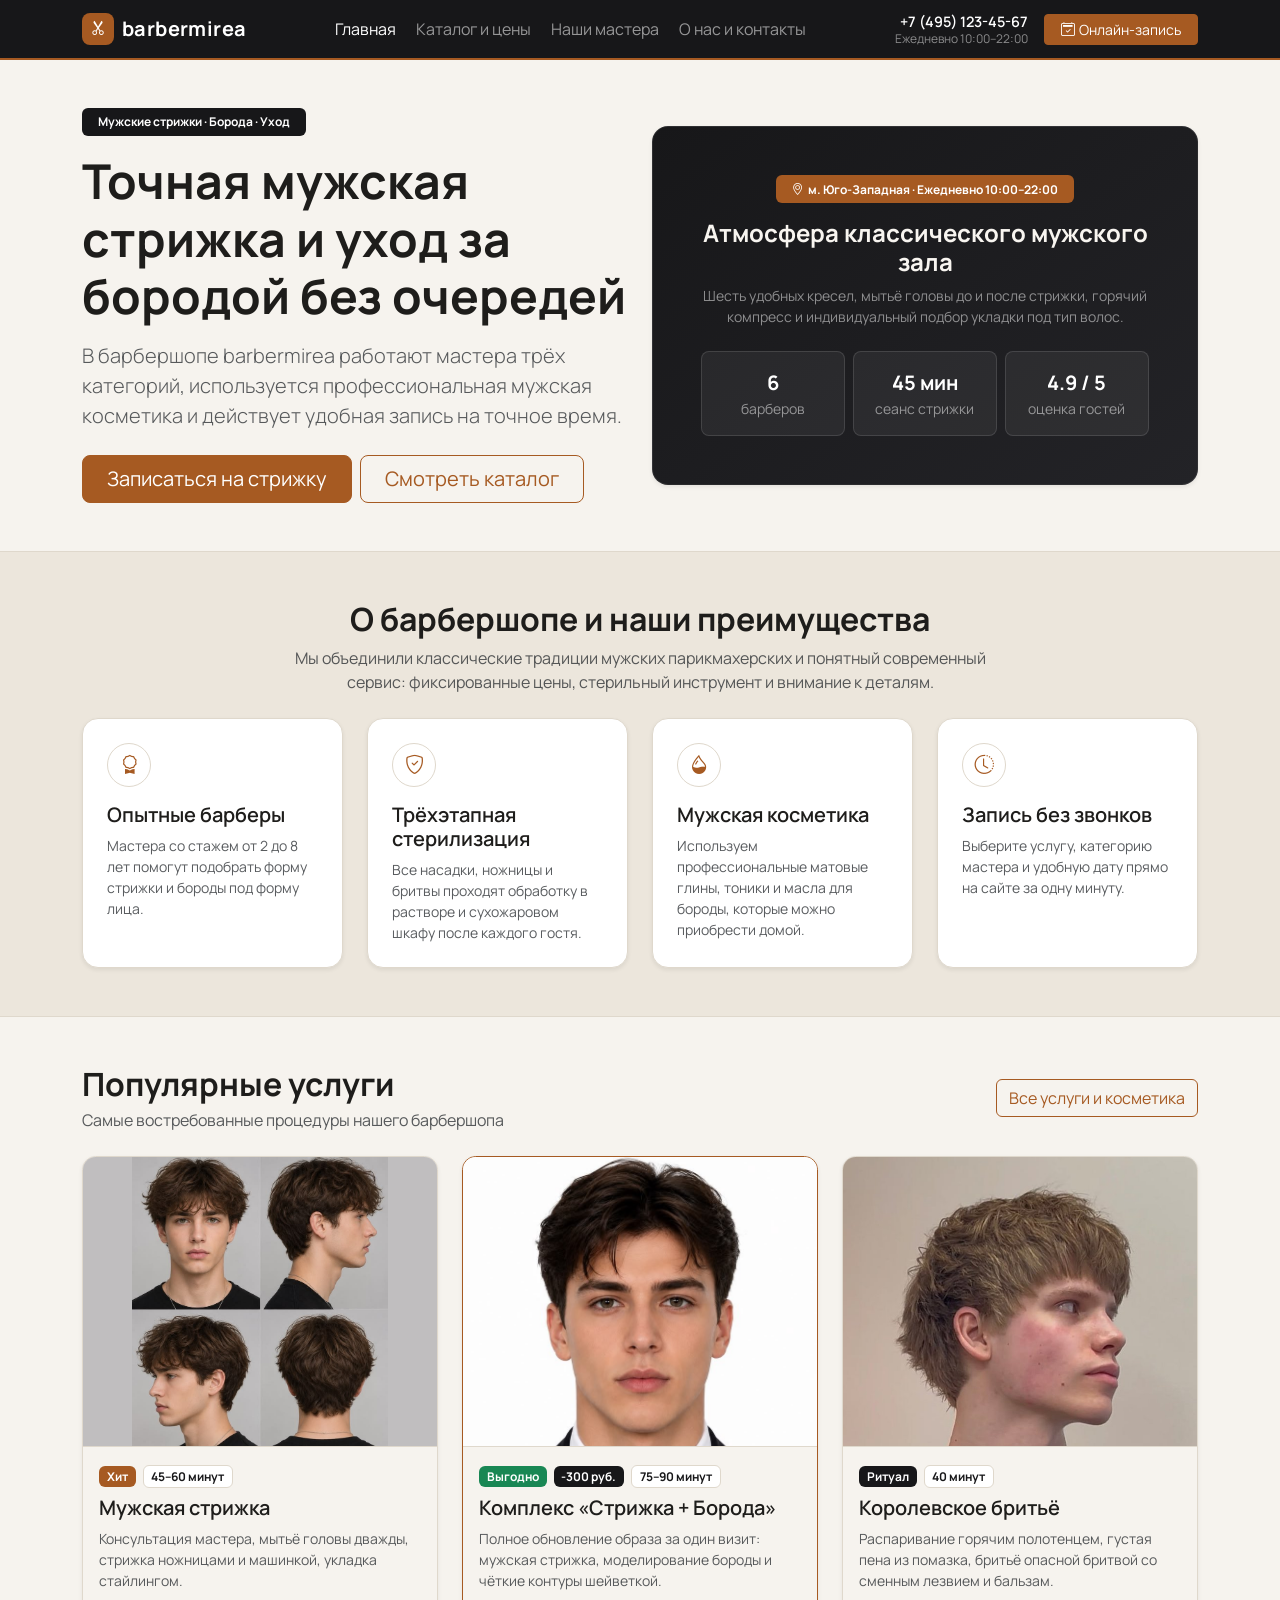
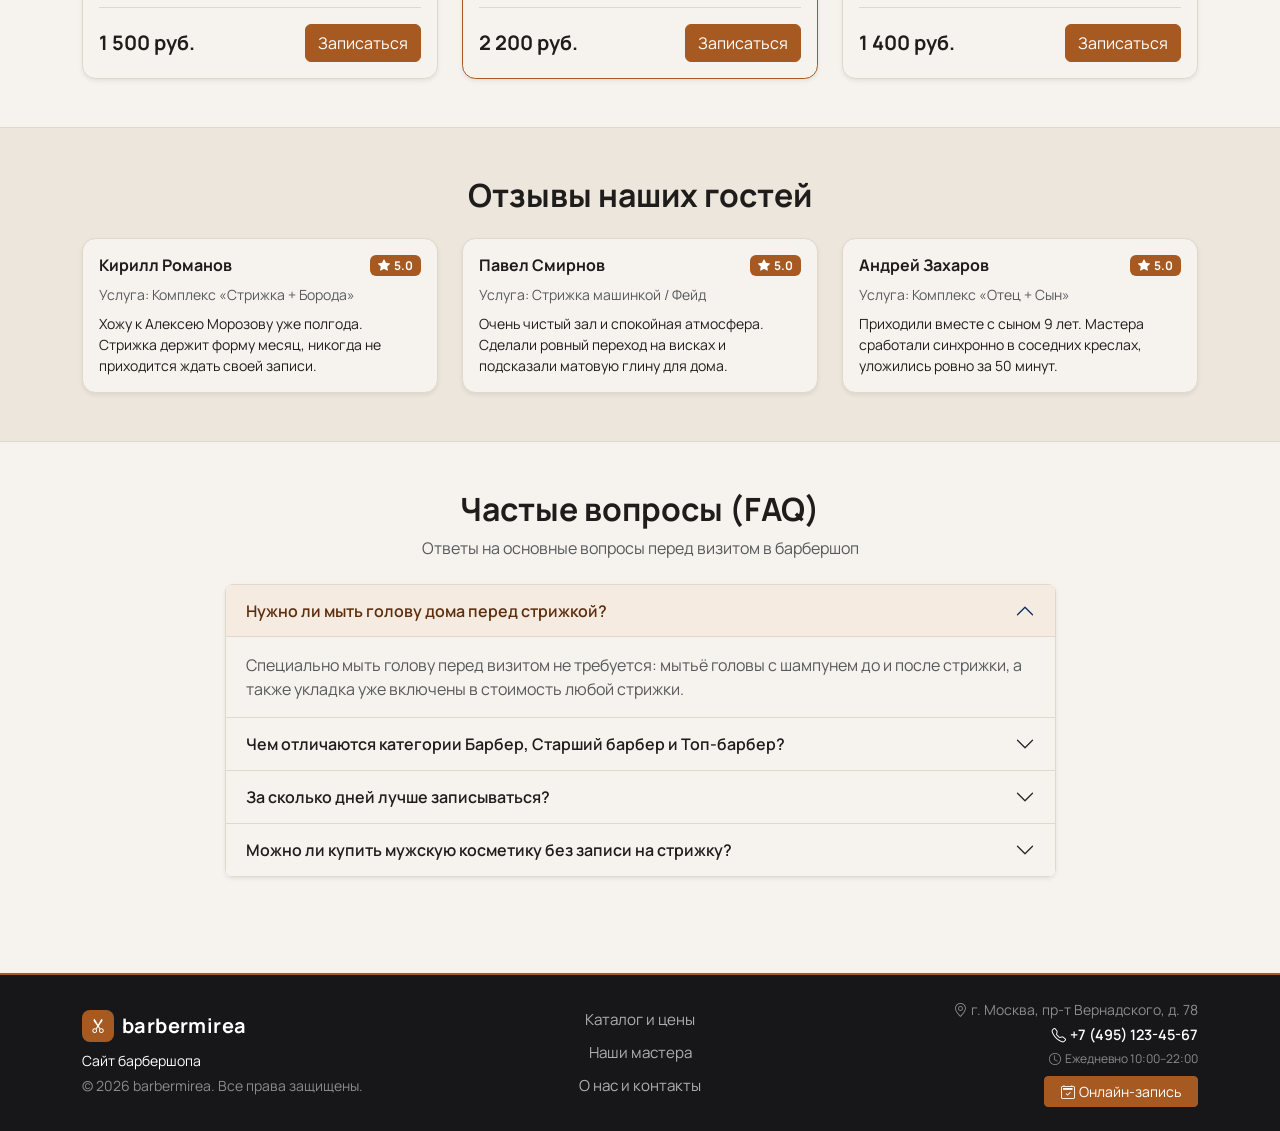
<file: index.html>
<!DOCTYPE html>
<html lang="ru">
<head>
  <meta charset="UTF-8">
  <meta name="viewport" content="width=device-width, initial-scale=1.0">
  <meta name="description" content="barbermirea — мужской барбершоп: каталог услуг, мужская косметика и онлайн-запись.">
  <title>Главная — Барбершоп barbermirea</title>
  <link rel="preconnect" href="https://fonts.googleapis.com">
  <link rel="preconnect" href="https://fonts.gstatic.com" crossorigin>
  <link
    href="https://fonts.googleapis.com/css2?family=Manrope:wght@400;500;600;700;800&display=swap"
    rel="stylesheet"
  >
  <link
    href="https://cdn.jsdelivr.net/npm/bootstrap@5.3.3/dist/css/bootstrap.min.css"
    rel="stylesheet"
  >
  <link
    href="https://cdn.jsdelivr.net/npm/bootstrap-icons@1.11.3/font/bootstrap-icons.min.css"
    rel="stylesheet"
  >
  <link rel="stylesheet" href="css/custom.css">
</head>
<body>

  <!-- Шапка и адаптивная навигация Bootstrap -->
  <header class="sticky-top">
    <nav class="navbar navbar-expand-lg navbar-dark site-navbar py-2" aria-label="Основная навигация">
      <div class="container">
        <a class="navbar-brand fw-bold brand-mark me-0" href="index.html">
          <span class="brand-mark__icon" aria-hidden="true"><i class="bi bi-scissors"></i></span>
          <span>barbermirea</span>
        </a>
        <button
          class="navbar-toggler"
          type="button"
          data-bs-toggle="collapse"
          data-bs-target="#mainNavbar"
          aria-controls="mainNavbar"
          aria-expanded="false"
          aria-label="Переключить навигацию"
        >
          <span class="navbar-toggler-icon"></span>
        </button>

        <div class="collapse navbar-collapse" id="mainNavbar">
          <ul class="navbar-nav mx-auto mb-2 mb-lg-0 align-items-lg-center gap-lg-1">
            <li class="nav-item">
              <a class="nav-link active" aria-current="page" href="index.html">Главная</a>
            </li>
            <li class="nav-item">
              <a class="nav-link" href="catalog.html">Каталог и цены</a>
            </li>
            <li class="nav-item">
              <a class="nav-link" href="masters.html">Наши мастера</a>
            </li>
            <li class="nav-item">
              <a class="nav-link" href="contacts.html">О нас и контакты</a>
            </li>
          </ul>

          <div class="d-flex flex-wrap align-items-center gap-3 mt-2 mt-lg-0">
            <div class="header-phone lh-sm text-lg-end">
              <a class="header-phone__link fw-semibold text-white text-decoration-none d-block text-nowrap" href="tel:+74951234567">
                +7 (495) 123-45-67
              </a>
              <span class="header-phone__hours text-white-50 d-block text-nowrap">
                Ежедневно 10:00–22:00
              </span>
            </div>
            <button
              class="btn btn-primary btn-sm px-3 text-nowrap"
              type="button"
              data-bs-toggle="modal"
              data-bs-target="#bookingModal"
            >
              <i class="bi bi-calendar2-check me-1" aria-hidden="true"></i>Онлайн-запись
            </button>
          </div>
        </div>
      </div>
    </nav>
  </header>

  <main>
    <!-- Hero-блок на 12-колоночной сетке -->
    <section class="container my-5">
      <div class="row align-items-center g-4">
        <div class="col-12 col-lg-6">
          <span class="badge bg-dark px-3 py-2 mb-3">Мужские стрижки · Борода · Уход</span>
          <h1 class="display-5 fw-bold mb-3">
            Точная мужская стрижка и уход за бородой без очередей
          </h1>
          <p class="lead text-muted mb-4">
            В барбершопе barbermirea работают мастера трёх категорий, используется
            профессиональная мужская косметика и действует удобная запись на точное время.
          </p>
          <div class="d-flex flex-wrap gap-2">
            <button
              class="btn btn-primary btn-lg px-4"
              type="button"
              data-bs-toggle="modal"
              data-bs-target="#bookingModal"
              data-service="Мужская стрижка (1 500 руб.)"
            >
              Записаться на стрижку
            </button>
            <a class="btn btn-outline-primary btn-lg px-4" href="catalog.html">
              Смотреть каталог
            </a>
          </div>
        </div>

        <div class="col-12 col-lg-6">
          <div class="placeholder-box p-4 p-md-5 rounded-4 shadow-sm text-center d-flex flex-column justify-content-center">
            <span class="badge bg-primary align-self-center px-3 py-2 mb-3">
              <i class="bi bi-geo-alt me-1" aria-hidden="true"></i>м. Юго-Западная · Ежедневно 10:00–22:00
            </span>
            <h2 class="h4 fw-bold mb-2">Атмосфера классического мужского зала</h2>
            <p class="small text-white-50 mb-4">
              Шесть удобных кресел, мытьё головы до и после стрижки, горячий компресс
              и индивидуальный подбор укладки под тип волос.
            </p>
            <div class="row g-2 text-center">
              <div class="col-4">
                <div class="p-3 rounded-3 stat-tile">
                  <div class="fs-5 fw-bold">6</div>
                  <div class="small text-white-50">барберов</div>
                </div>
              </div>
              <div class="col-4">
                <div class="p-3 rounded-3 stat-tile">
                  <div class="fs-5 fw-bold">45 мин</div>
                  <div class="small text-white-50">сеанс стрижки</div>
                </div>
              </div>
              <div class="col-4">
                <div class="p-3 rounded-3 stat-tile">
                  <div class="fs-5 fw-bold">4.9 / 5</div>
                  <div class="small text-white-50">оценка гостей</div>
                </div>
              </div>
            </div>
          </div>
        </div>
      </div>
    </section>

    <!-- О барбершопе и преимущества на широком фоне container-fluid -->
    <section class="container-fluid bg-light border-top border-bottom py-5" id="advantages">
      <div class="container">
        <div class="row justify-content-center text-center mb-4">
          <div class="col-12 col-lg-8">
            <h2 class="fw-bold mb-2">О барбершопе и наши преимущества</h2>
            <p class="text-muted mb-0">
              Мы объединили классические традиции мужских парикмахерских и понятный современный сервис:
              фиксированные цены, стерильный инструмент и внимание к деталям.
            </p>
          </div>
        </div>

        <div class="row g-4">
          <div class="col-12 col-md-6 col-lg-3">
            <div class="p-4 border rounded-4 h-100 bg-white shadow-sm">
              <div class="card-icon-badge mb-3" aria-hidden="true">
                <i class="bi bi-award"></i>
              </div>
              <h3 class="h5 fw-semibold">Опытные барберы</h3>
              <p class="mb-0 text-muted small">
                Мастера со стажем от 2 до 8 лет помогут подобрать форму стрижки и бороды под форму лица.
              </p>
            </div>
          </div>

          <div class="col-12 col-md-6 col-lg-3">
            <div class="p-4 border rounded-4 h-100 bg-white shadow-sm">
              <div class="card-icon-badge mb-3" aria-hidden="true">
                <i class="bi bi-shield-check"></i>
              </div>
              <h3 class="h5 fw-semibold">Трёхэтапная стерилизация</h3>
              <p class="mb-0 text-muted small">
                Все насадки, ножницы и бритвы проходят обработку в растворе и сухожаровом шкафу после каждого гостя.
              </p>
            </div>
          </div>

          <div class="col-12 col-md-6 col-lg-3">
            <div class="p-4 border rounded-4 h-100 bg-white shadow-sm">
              <div class="card-icon-badge mb-3" aria-hidden="true">
                <i class="bi bi-droplet-half"></i>
              </div>
              <h3 class="h5 fw-semibold">Мужская косметика</h3>
              <p class="mb-0 text-muted small">
                Используем профессиональные матовые глины, тоники и масла для бороды, которые можно приобрести домой.
              </p>
            </div>
          </div>

          <div class="col-12 col-md-6 col-lg-3">
            <div class="p-4 border rounded-4 h-100 bg-white shadow-sm">
              <div class="card-icon-badge mb-3" aria-hidden="true">
                <i class="bi bi-clock-history"></i>
              </div>
              <h3 class="h5 fw-semibold">Запись без звонков</h3>
              <p class="mb-0 text-muted small">
                Выберите услугу, категорию мастера и удобную дату прямо на сайте за одну минуту.
              </p>
            </div>
          </div>
        </div>
      </div>
    </section>

    <!-- Популярные услуги -->
    <section class="container my-5" id="popular">
      <div class="d-flex flex-wrap justify-content-between align-items-center gap-2 mb-4">
        <div>
          <h2 class="fw-bold mb-1">Популярные услуги</h2>
          <p class="text-muted mb-0">Самые востребованные процедуры нашего барбершопа</p>
        </div>
        <a class="btn btn-outline-primary" href="catalog.html">
          Все услуги и косметика
        </a>
      </div>

      <div class="row g-4">
        <div class="col-12 col-md-6 col-lg-4">
          <article class="card h-100 shadow-sm service-card">
            <img
              src="images/catalog-1.jpg"
              class="card-img-top card-photo card-photo--collage"
              alt="Мужская стрижка"
              loading="lazy"
            >
            <div class="card-body d-flex flex-column">
              <div class="mb-2">
                <span class="badge bg-primary">Хит</span>
                <span class="badge bg-white text-dark border ms-1">45–60 минут</span>
              </div>
              <h3 class="card-title h5 fw-semibold">Мужская стрижка</h3>
              <p class="card-text text-muted small">
                Консультация мастера, мытьё головы дважды, стрижка ножницами и машинкой, укладка стайлингом.
              </p>
              <div class="mt-auto pt-3 border-top d-flex justify-content-between align-items-center">
                <span class="fw-bold fs-5">1 500 руб.</span>
                <button
                  class="btn btn-primary"
                  type="button"
                  data-bs-toggle="modal"
                  data-bs-target="#bookingModal"
                  data-service="Мужская стрижка (1 500 руб.)"
                >
                  Записаться
                </button>
              </div>
            </div>
          </article>
        </div>

        <div class="col-12 col-md-6 col-lg-4">
          <article class="card h-100 shadow-sm service-card border-primary">
            <img
              src="images/catalog-3.jpg"
              class="card-img-top card-photo card-photo--focus-25"
              alt="Комплекс Стрижка и Борода"
              loading="lazy"
            >
            <div class="card-body d-flex flex-column">
              <div class="mb-2">
                <span class="badge bg-success">Выгодно</span>
                <span class="badge bg-dark ms-1">-300 руб.</span>
                <span class="badge bg-white text-dark border ms-1">75–90 минут</span>
              </div>
              <h3 class="card-title h5 fw-semibold">Комплекс «Стрижка + Борода»</h3>
              <p class="card-text text-muted small">
                Полное обновление образа за один визит: мужская стрижка, моделирование бороды и чёткие контуры шейветкой.
              </p>
              <div class="mt-auto pt-3 border-top d-flex justify-content-between align-items-center">
                <span class="fw-bold fs-5">2 200 руб.</span>
                <button
                  class="btn btn-primary"
                  type="button"
                  data-bs-toggle="modal"
                  data-bs-target="#bookingModal"
                  data-service="Комплекс «Стрижка + Борода» (2 200 руб.)"
                >
                  Записаться
                </button>
              </div>
            </div>
          </article>
        </div>

        <div class="col-12 col-md-6 col-lg-4">
          <article class="card h-100 shadow-sm service-card">
            <img
              src="images/catalog-2.jpg"
              class="card-img-top card-photo card-photo--focus-30"
              alt="Королевское бритьё"
              loading="lazy"
            >
            <div class="card-body d-flex flex-column">
              <div class="mb-2">
                <span class="badge bg-dark">Ритуал</span>
                <span class="badge bg-white text-dark border ms-1">40 минут</span>
              </div>
              <h3 class="card-title h5 fw-semibold">Королевское бритьё</h3>
              <p class="card-text text-muted small">
                Распаривание горячим полотенцем, густая пена из помазка, бритьё опасной бритвой со сменным лезвием и бальзам.
              </p>
              <div class="mt-auto pt-3 border-top d-flex justify-content-between align-items-center">
                <span class="fw-bold fs-5">1 400 руб.</span>
                <button
                  class="btn btn-primary"
                  type="button"
                  data-bs-toggle="modal"
                  data-bs-target="#bookingModal"
                  data-service="Королевское бритьё опасной бритвой (1 400 руб.)"
                >
                  Записаться
                </button>
              </div>
            </div>
          </article>
        </div>
      </div>
    </section>

    <!-- Отзывы клиентов -->
    <section class="container-fluid bg-light border-top border-bottom py-5" id="reviews">
      <div class="container">
        <h2 class="fw-bold text-center mb-4">Отзывы наших гостей</h2>
        <div class="row g-4">
          <div class="col-12 col-md-4">
            <article class="card h-100 shadow-sm">
              <div class="card-body">
                <div class="d-flex justify-content-between align-items-center mb-2">
                  <h3 class="h6 mb-0 fw-bold">Кирилл Романов</h3>
                  <span class="badge bg-primary"><i class="bi bi-star-fill me-1" aria-hidden="true"></i>5.0</span>
                </div>
                <p class="small text-muted mb-2">Услуга: Комплекс «Стрижка + Борода»</p>
                <p class="card-text small mb-0">
                  Хожу к Алексею Морозову уже полгода. Стрижка держит форму месяц, никогда не приходится ждать своей записи.
                </p>
              </div>
            </article>
          </div>

          <div class="col-12 col-md-4">
            <article class="card h-100 shadow-sm">
              <div class="card-body">
                <div class="d-flex justify-content-between align-items-center mb-2">
                  <h3 class="h6 mb-0 fw-bold">Павел Смирнов</h3>
                  <span class="badge bg-primary"><i class="bi bi-star-fill me-1" aria-hidden="true"></i>5.0</span>
                </div>
                <p class="small text-muted mb-2">Услуга: Стрижка машинкой / Фейд</p>
                <p class="card-text small mb-0">
                  Очень чистый зал и спокойная атмосфера. Сделали ровный переход на висках и подсказали матовую глину для дома.
                </p>
              </div>
            </article>
          </div>

          <div class="col-12 col-md-4">
            <article class="card h-100 shadow-sm">
              <div class="card-body">
                <div class="d-flex justify-content-between align-items-center mb-2">
                  <h3 class="h6 mb-0 fw-bold">Андрей Захаров</h3>
                  <span class="badge bg-primary"><i class="bi bi-star-fill me-1" aria-hidden="true"></i>5.0</span>
                </div>
                <p class="small text-muted mb-2">Услуга: Комплекс «Отец + Сын»</p>
                <p class="card-text small mb-0">
                  Приходили вместе с сыном 9 лет. Мастера сработали синхронно в соседних креслах, уложились ровно за 50 минут.
                </p>
              </div>
            </article>
          </div>
        </div>
      </div>
    </section>

    <!-- Частые вопросы (Bootstrap accordion) -->
    <section class="container my-5" id="faq">
      <div class="row justify-content-center">
        <div class="col-12 col-lg-9">
          <h2 class="fw-bold text-center mb-2">Частые вопросы (FAQ)</h2>
          <p class="text-center text-muted mb-4">
            Ответы на основные вопросы перед визитом в барбершоп
          </p>

          <div class="accordion shadow-sm rounded-3 overflow-hidden" id="faqAccordion">
            <div class="accordion-item">
              <h3 class="accordion-header" id="faqHeadingOne">
                <button
                  class="accordion-button fw-semibold"
                  type="button"
                  data-bs-toggle="collapse"
                  data-bs-target="#faqCollapseOne"
                  aria-expanded="true"
                  aria-controls="faqCollapseOne"
                >
                  Нужно ли мыть голову дома перед стрижкой?
                </button>
              </h3>
              <div
                id="faqCollapseOne"
                class="accordion-collapse collapse show"
                aria-labelledby="faqHeadingOne"
                data-bs-parent="#faqAccordion"
              >
                <div class="accordion-body text-muted">
                  Специально мыть голову перед визитом не требуется: мытьё головы с шампунем до и после стрижки,
                  а также укладка уже включены в стоимость любой стрижки.
                </div>
              </div>
            </div>

            <div class="accordion-item">
              <h3 class="accordion-header" id="faqHeadingTwo">
                <button
                  class="accordion-button collapsed fw-semibold"
                  type="button"
                  data-bs-toggle="collapse"
                  data-bs-target="#faqCollapseTwo"
                  aria-expanded="false"
                  aria-controls="faqCollapseTwo"
                >
                  Чем отличаются категории Барбер, Старший барбер и Топ-барбер?
                </button>
              </h3>
              <div
                id="faqCollapseTwo"
                class="accordion-collapse collapse"
                aria-labelledby="faqHeadingTwo"
                data-bs-parent="#faqAccordion"
              >
                <div class="accordion-body text-muted">
                  Категория отражает стаж мастера и сложность выполняемых работ. Топ-барберы имеют опыт от 6 лет и
                  помогают полностью сменить имидж. Подробное сравнение приведено на странице
                  <a href="masters.html">«Наши мастера»</a>.
                </div>
              </div>
            </div>

            <div class="accordion-item">
              <h3 class="accordion-header" id="faqHeadingThree">
                <button
                  class="accordion-button collapsed fw-semibold"
                  type="button"
                  data-bs-toggle="collapse"
                  data-bs-target="#faqCollapseThree"
                  aria-expanded="false"
                  aria-controls="faqCollapseThree"
                >
                  За сколько дней лучше записываться?
                </button>
              </h3>
              <div
                id="faqCollapseThree"
                class="accordion-collapse collapse"
                aria-labelledby="faqHeadingThree"
                data-bs-parent="#faqAccordion"
              >
                <div class="accordion-body text-muted">
                  В будние дни свободные окна обычно есть в день обращения. На вечер пятницы и выходные рекомендуем
                  оставлять заявку за 1–2 дня через форму онлайн-записи.
                </div>
              </div>
            </div>

            <div class="accordion-item">
              <h3 class="accordion-header" id="faqHeadingFour">
                <button
                  class="accordion-button collapsed fw-semibold"
                  type="button"
                  data-bs-toggle="collapse"
                  data-bs-target="#faqCollapseFour"
                  aria-expanded="false"
                  aria-controls="faqCollapseFour"
                >
                  Можно ли купить мужскую косметику без записи на стрижку?
                </button>
              </h3>
              <div
                id="faqCollapseFour"
                class="accordion-collapse collapse"
                aria-labelledby="faqHeadingFour"
                data-bs-parent="#faqAccordion"
              >
                <div class="accordion-body text-muted">
                  Да, матовые глины, шампуни и масла для бороды можно забронировать через каталог или приобрести
                  на стойке администратора в часы работы барбершопа.
                </div>
              </div>
            </div>
          </div>
        </div>
      </div>
    </section>
  </main>

  <!-- Подвал на сетке Bootstrap -->
  <footer class="site-footer text-white py-4 mt-5">
    <div class="container">
      <div class="row align-items-center g-4">
        <div class="col-12 col-md-4">
          <a class="brand-mark fw-bold fs-5 text-white text-decoration-none mb-2" href="index.html">
            <span class="brand-mark__icon" aria-hidden="true"><i class="bi bi-scissors"></i></span>
            <span>barbermirea</span>
          </a>
          <p class="mb-1 small text-white">Сайт барбершопа</p>
          <p class="mb-0 small text-white-50">&copy; 2026 barbermirea. Все права защищены.</p>
        </div>

        <div class="col-12 col-md-4">
          <nav aria-label="Навигация в подвале">
            <ul class="nav flex-column align-items-start align-items-md-center text-md-center gap-1">
              <li class="nav-item">
                <a class="nav-link footer-nav__link" href="catalog.html">Каталог и цены</a>
              </li>
              <li class="nav-item">
                <a class="nav-link footer-nav__link" href="masters.html">Наши мастера</a>
              </li>
              <li class="nav-item">
                <a class="nav-link footer-nav__link" href="contacts.html">О нас и контакты</a>
              </li>
            </ul>
          </nav>
        </div>

        <div class="col-12 col-md-4">
          <div class="d-flex flex-column align-items-start align-items-md-end text-md-end gap-1">
            <p class="mb-0 small text-white-50">
              <i class="bi bi-geo-alt me-1" aria-hidden="true"></i>г. Москва, пр-т Вернадского, д. 78
            </p>
            <a class="header-phone__link fw-semibold text-white text-decoration-none text-nowrap" href="tel:+74951234567">
              <i class="bi bi-telephone me-1" aria-hidden="true"></i>+7 (495) 123-45-67
            </a>
            <span class="header-phone__hours text-white-50 text-nowrap mb-1">
              <i class="bi bi-clock me-1" aria-hidden="true"></i>Ежедневно 10:00–22:00
            </span>
            <button
              class="btn btn-primary btn-sm px-3 text-nowrap"
              type="button"
              data-bs-toggle="modal"
              data-bs-target="#bookingModal"
            >
              <i class="bi bi-calendar2-check me-1" aria-hidden="true"></i>Онлайн-запись
            </button>
          </div>
        </div>
      </div>
    </div>
  </footer>

  <!-- Модальное окно онлайн-записи -->
  <div
    class="modal fade"
    id="bookingModal"
    tabindex="-1"
    aria-labelledby="bookingModalLabel"
    aria-hidden="true"
  >
    <div class="modal-dialog modal-dialog-centered">
      <div class="modal-content">
        <div class="modal-header bg-dark text-white">
          <h2 class="modal-title h5" id="bookingModalLabel">Онлайн-запись в barbermirea</h2>
          <button type="button" class="btn-close btn-close-white" data-bs-dismiss="modal" aria-label="Закрыть"></button>
        </div>
        <div class="modal-body">
          <div id="modalSuccessAlert" class="alert alert-success d-none" role="alert"></div>

          <form id="bookingModalForm" class="needs-validation" data-alert-target="modalSuccessAlert" novalidate>
            <div class="mb-3">
              <label for="modalClientName" class="form-label">Ваше имя</label>
              <input
                type="text"
                class="form-control"
                id="modalClientName"
                name="clientName"
                placeholder="Например, Матвей"
                required
              >
              <div class="invalid-feedback">Пожалуйста, укажите ваше имя.</div>
            </div>

            <div class="mb-3">
              <label for="modalPhone" class="form-label">Телефон для связи</label>
              <div class="input-group has-validation">
                <span class="input-group-text">+7</span>
                <input
                  type="tel"
                  class="form-control"
                  id="modalPhone"
                  name="phone"
                  placeholder="(999) 123-45-67"
                  pattern="[0-9\s\-\(\)]{10,16}"
                  required
                >
                <div class="invalid-feedback">Введите корректный номер телефона (10 цифр).</div>
              </div>
            </div>

            <div class="mb-3">
              <label for="modalService" class="form-label">Услуга или товар</label>
              <select class="form-select" id="modalService" name="service" required>
                <option value="Мужская стрижка (1 500 руб.)">Мужская стрижка (1 500 руб.)</option>
                <option value="Стрижка машинкой / Фейд (1 100 руб.)">Стрижка машинкой / Фейд (1 100 руб.)</option>
                <option value="Детская стрижка до 12 лет (1 200 руб.)">Детская стрижка до 12 лет (1 200 руб.)</option>
                <option value="Моделирование бороды и усов (1 000 руб.)">Моделирование бороды и усов (1 000 руб.)</option>
                <option value="Королевское бритьё опасной бритвой (1 400 руб.)">Королевское бритьё опасной бритвой (1 400 руб.)</option>
                <option value="Комплекс «Стрижка + Борода» (2 200 руб.)">Комплекс «Стрижка + Борода» (2 200 руб.)</option>
                <option value="Комплекс «Отец + Сын» (2 400 руб.)">Комплекс «Отец + Сын» (2 400 руб.)</option>
                <option value="Матовая глина для укладки 100 мл (950 руб.)">Матовая глина для укладки 100 мл (950 руб.)</option>
              </select>
            </div>

            <div class="row g-3 mb-3">
              <div class="col-12 col-sm-7">
                <label for="modalMaster" class="form-label">Мастер</label>
                <select class="form-select" id="modalMaster" name="master">
                  <option value="Любой свободный мастер">Любой свободный мастер</option>
                  <option value="Алексей Морозов (Топ-барбер)">Алексей Морозов (Топ-барбер)</option>
                  <option value="Дмитрий Соколов (Топ-барбер)">Дмитрий Соколов (Топ-барбер)</option>
                  <option value="Илья Ковалёв (Старший барбер)">Илья Ковалёв (Старший барбер)</option>
                  <option value="Артём Лебедев (Старший барбер)">Артём Лебедев (Старший барбер)</option>
                  <option value="Максим Орлов (Барбер)">Максим Орлов (Барбер)</option>
                  <option value="Никита Волков (Барбер)">Никита Волков (Барбер)</option>
                </select>
              </div>
              <div class="col-12 col-sm-5">
                <label for="modalDate" class="form-label">Желаемая дата</label>
                <input type="date" class="form-control" id="modalDate" name="visitDate" required>
                <div class="invalid-feedback">Выберите дату визита.</div>
              </div>
            </div>

            <div class="form-check mb-3">
              <input class="form-check-input" type="checkbox" id="modalConsent" required>
              <label class="form-check-label small" for="modalConsent">
                Согласен на обработку контактных данных для подтверждения записи
              </label>
              <div class="invalid-feedback">Необходимо подтвердить согласие.</div>
            </div>

            <div class="d-grid gap-2 d-sm-flex justify-content-sm-end">
              <button type="button" class="btn btn-outline-secondary" data-bs-dismiss="modal">Отмена</button>
              <button type="submit" class="btn btn-primary">Подтвердить запись</button>
            </div>
          </form>
        </div>
      </div>
    </div>
  </div>

  <button id="backToTopBtn" class="btn btn-primary btn-sm px-3 shadow back-to-top" type="button" aria-label="Вернуться наверх">
    Наверх
  </button>

  <script src="https://cdn.jsdelivr.net/npm/bootstrap@5.3.3/dist/js/bootstrap.bundle.min.js"></script>
  <script src="js/main.js"></script>
</body>
</html>
</file>
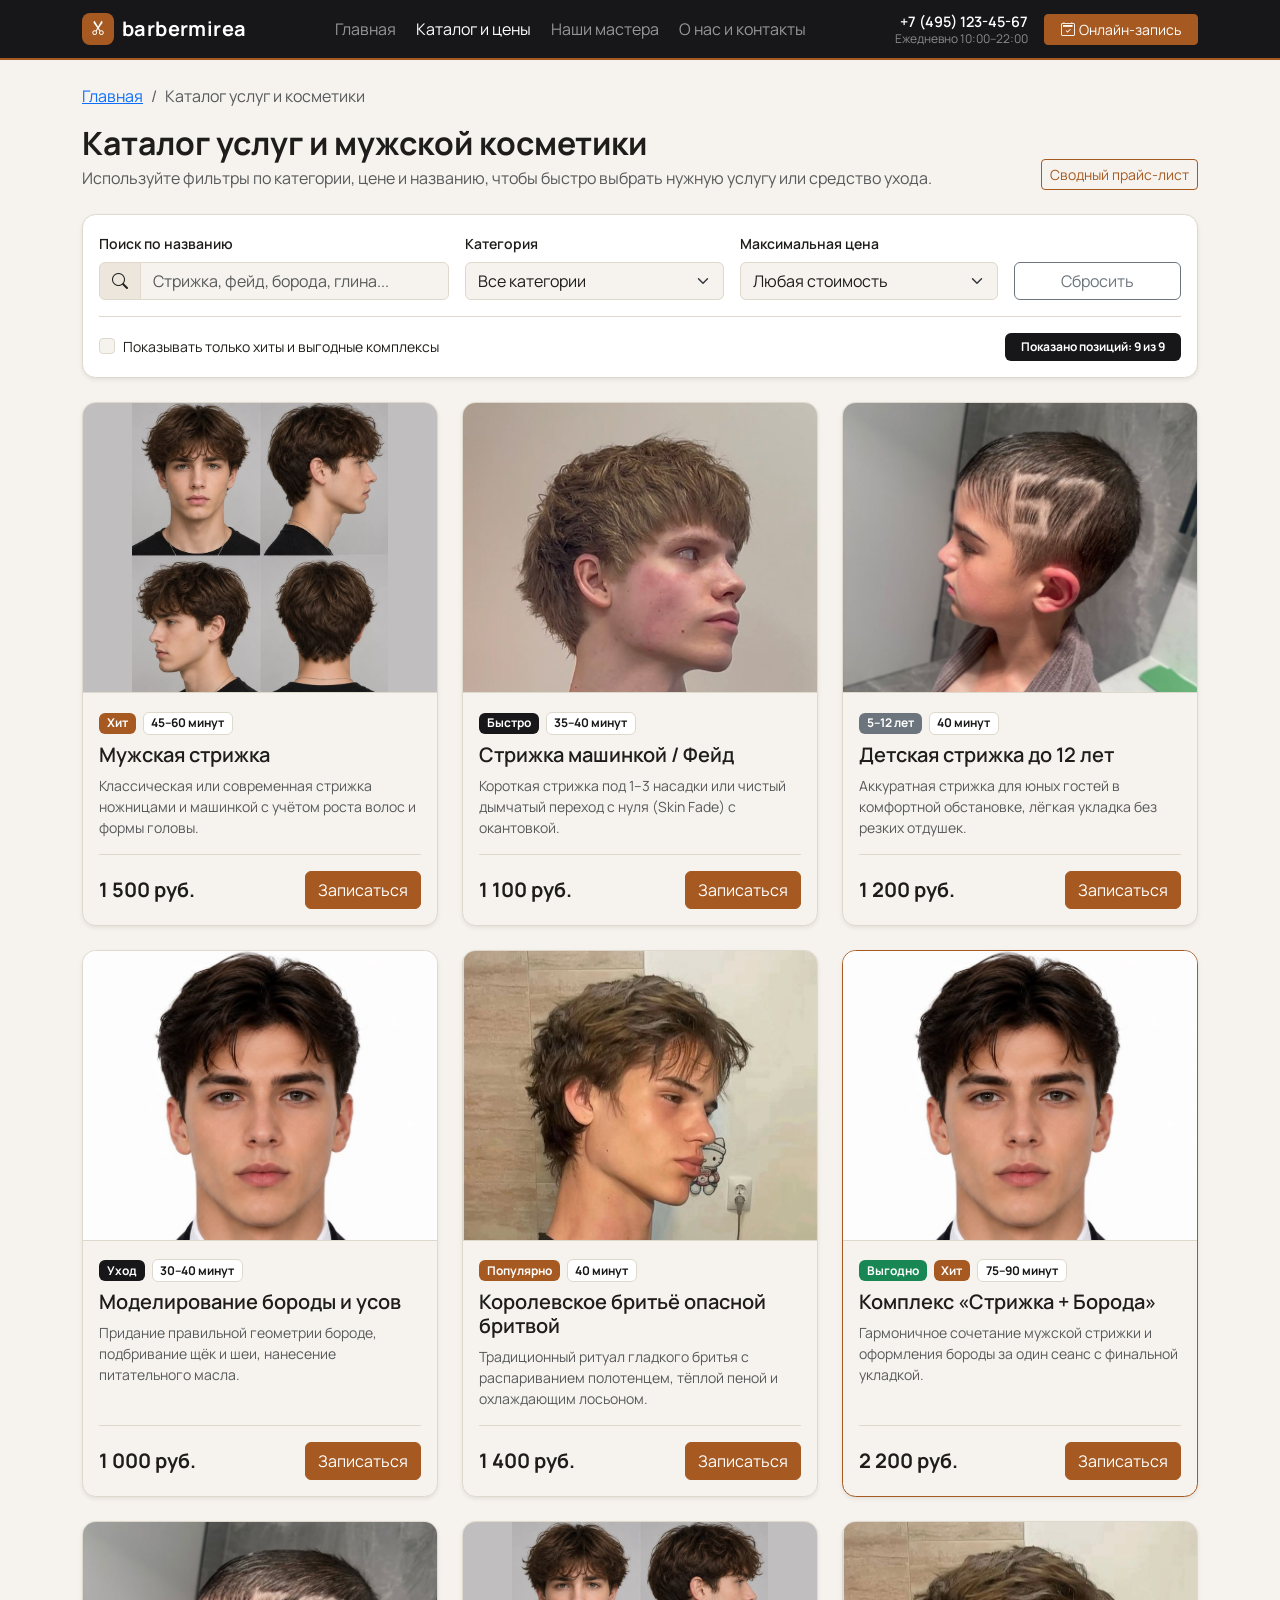
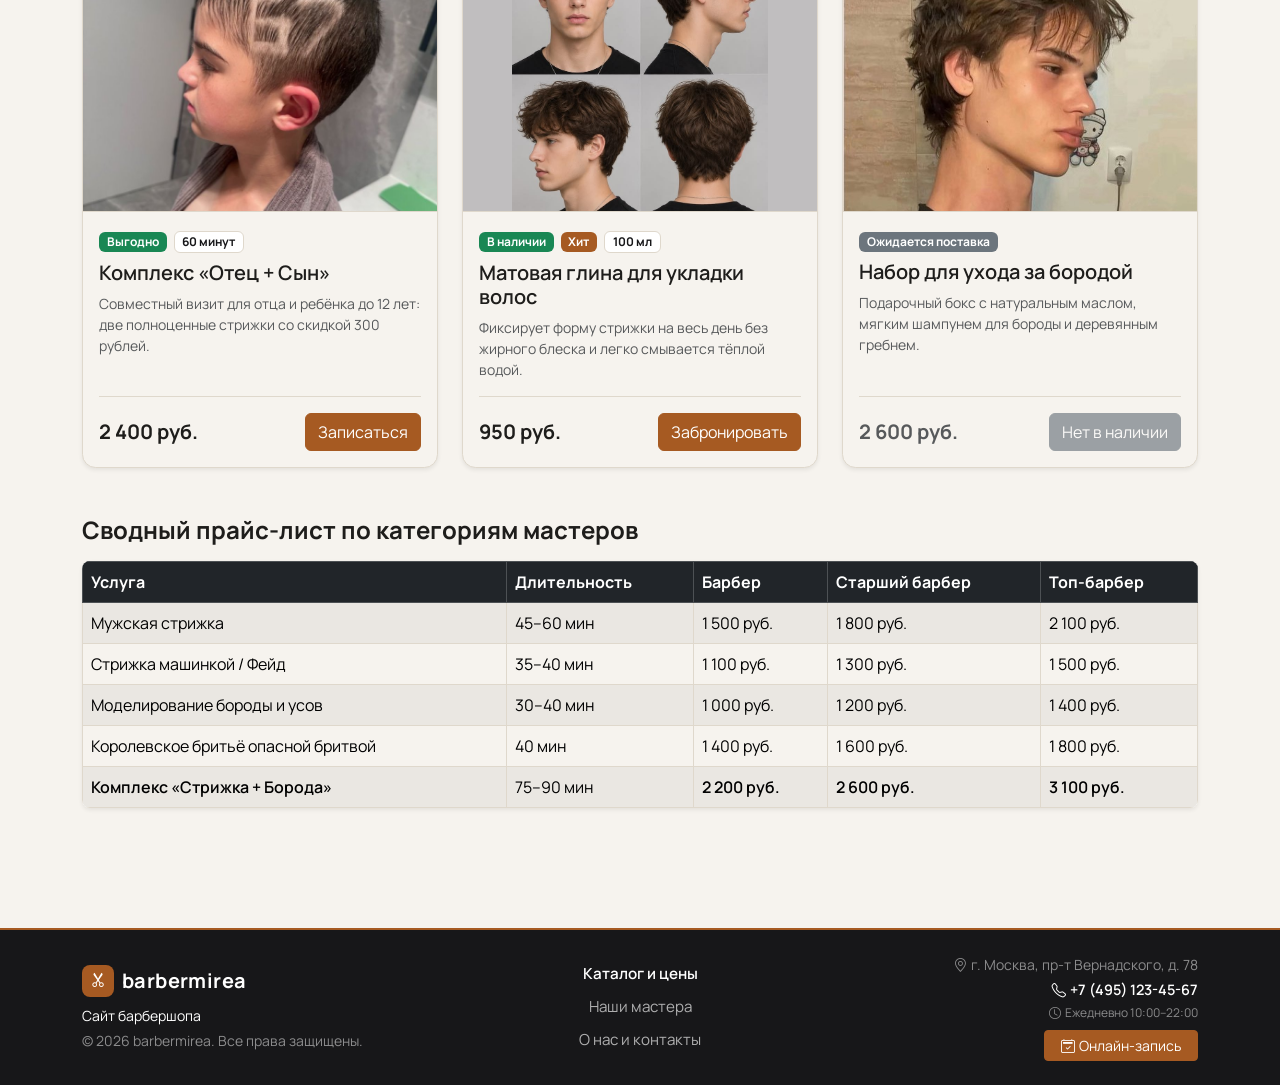
<file: catalog.html>
<!DOCTYPE html>
<html lang="ru">
<head>
  <meta charset="UTF-8">
  <meta name="viewport" content="width=device-width, initial-scale=1.0">
  <meta name="description" content="Каталог услуг барбершопа barbermirea и мужской косметики с фильтрами по категории и цене.">
  <title>Каталог услуг и косметики — Барбершоп barbermirea</title>
  <link rel="preconnect" href="https://fonts.googleapis.com">
  <link rel="preconnect" href="https://fonts.gstatic.com" crossorigin>
  <link
    href="https://fonts.googleapis.com/css2?family=Manrope:wght@400;500;600;700;800&display=swap"
    rel="stylesheet"
  >
  <link
    href="https://cdn.jsdelivr.net/npm/bootstrap@5.3.3/dist/css/bootstrap.min.css"
    rel="stylesheet"
  >
  <link
    href="https://cdn.jsdelivr.net/npm/bootstrap-icons@1.11.3/font/bootstrap-icons.min.css"
    rel="stylesheet"
  >
  <link rel="stylesheet" href="css/custom.css">
</head>
<body>

  <!-- Шапка и адаптивная навигация Bootstrap -->
  <header class="sticky-top">
    <nav class="navbar navbar-expand-lg navbar-dark site-navbar py-2" aria-label="Основная навигация">
      <div class="container">
        <a class="navbar-brand fw-bold brand-mark me-0" href="index.html">
          <span class="brand-mark__icon" aria-hidden="true"><i class="bi bi-scissors"></i></span>
          <span>barbermirea</span>
        </a>
        <button
          class="navbar-toggler"
          type="button"
          data-bs-toggle="collapse"
          data-bs-target="#mainNavbar"
          aria-controls="mainNavbar"
          aria-expanded="false"
          aria-label="Переключить навигацию"
        >
          <span class="navbar-toggler-icon"></span>
        </button>

        <div class="collapse navbar-collapse" id="mainNavbar">
          <ul class="navbar-nav mx-auto mb-2 mb-lg-0 align-items-lg-center gap-lg-1">
            <li class="nav-item">
              <a class="nav-link" href="index.html">Главная</a>
            </li>
            <li class="nav-item">
              <a class="nav-link active" aria-current="page" href="catalog.html">Каталог и цены</a>
            </li>
            <li class="nav-item">
              <a class="nav-link" href="masters.html">Наши мастера</a>
            </li>
            <li class="nav-item">
              <a class="nav-link" href="contacts.html">О нас и контакты</a>
            </li>
          </ul>

          <div class="d-flex flex-wrap align-items-center gap-3 mt-2 mt-lg-0">
            <div class="header-phone lh-sm text-lg-end">
              <a class="header-phone__link fw-semibold text-white text-decoration-none d-block text-nowrap" href="tel:+74951234567">
                +7 (495) 123-45-67
              </a>
              <span class="header-phone__hours text-white-50 d-block text-nowrap">
                Ежедневно 10:00–22:00
              </span>
            </div>
            <button
              class="btn btn-primary btn-sm px-3 text-nowrap"
              type="button"
              data-bs-toggle="modal"
              data-bs-target="#bookingModal"
            >
              <i class="bi bi-calendar2-check me-1" aria-hidden="true"></i>Онлайн-запись
            </button>
          </div>
        </div>
      </div>
    </nav>
  </header>

  <main class="container my-4">
    <!-- Хлебные крошки -->
    <nav aria-label="Хлебные крошки" class="mb-3">
      <ol class="breadcrumb mb-0">
        <li class="breadcrumb-item"><a href="index.html">Главная</a></li>
        <li class="breadcrumb-item active" aria-current="page">Каталог услуг и косметики</li>
      </ol>
    </nav>

    <div class="d-flex flex-wrap justify-content-between align-items-end gap-2 mb-4">
      <div>
        <h1 class="h2 fw-bold mb-1">Каталог услуг и мужской косметики</h1>
        <p class="text-muted mb-0">
          Используйте фильтры по категории, цене и названию, чтобы быстро выбрать нужную услугу или средство ухода.
        </p>
      </div>
      <a class="btn btn-outline-primary btn-sm" href="#priceTable">Сводный прайс-лист</a>
    </div>

    <!-- Панель фильтров на компонентах форм Bootstrap -->
    <section class="card bg-white shadow-sm mb-4" aria-label="Фильтры каталога">
      <div class="card-body">
        <div class="row g-3 align-items-end">
          <div class="col-12 col-md-4">
            <label for="catalogSearch" class="form-label fw-semibold small">Поиск по названию</label>
            <div class="input-group">
              <span class="input-group-text bg-light"><i class="bi bi-search" aria-hidden="true"></i></span>
              <input
                type="search"
                class="form-control"
                id="catalogSearch"
                placeholder="Стрижка, фейд, борода, глина..."
              >
            </div>
          </div>

          <div class="col-12 col-sm-6 col-md-3">
            <label for="catalogCategory" class="form-label fw-semibold small">Категория</label>
            <select class="form-select" id="catalogCategory">
              <option value="all">Все категории</option>
              <option value="haircut">Мужские стрижки</option>
              <option value="beard">Борода и бритьё</option>
              <option value="complex">Выгодные комплексы</option>
              <option value="cosmetics">Мужская косметика</option>
            </select>
          </div>

          <div class="col-12 col-sm-6 col-md-3">
            <label for="catalogPrice" class="form-label fw-semibold small">Максимальная цена</label>
            <select class="form-select" id="catalogPrice">
              <option value="all">Любая стоимость</option>
              <option value="1200">До 1 200 руб.</option>
              <option value="1600">До 1 600 руб.</option>
              <option value="2500">До 2 500 руб.</option>
            </select>
          </div>

          <div class="col-12 col-md-2">
            <button type="button" id="catalogResetBtn" class="btn btn-outline-secondary w-100">
              Сбросить
            </button>
          </div>
        </div>

        <div class="d-flex flex-wrap justify-content-between align-items-center gap-2 mt-3 pt-3 border-top">
          <div class="form-check">
            <input class="form-check-input" type="checkbox" id="catalogPromoOnly">
            <label class="form-check-label small" for="catalogPromoOnly">
              Показывать только хиты и выгодные комплексы
            </label>
          </div>
          <span id="catalogCount" class="badge bg-dark px-3 py-2">Показано позиций: 9 из 9</span>
        </div>
      </div>
    </section>

    <!-- Сообщение при пустом результате фильтрации -->
    <div id="catalogEmptyAlert" class="alert alert-warning d-none" role="alert">
      По выбранным параметрам ничего не найдено. Попробуйте изменить категорию или сбросить фильтры.
    </div>

    <!-- Сетка карточек каталога -->
    <section aria-label="Список услуг и товаров">
      <div class="row g-4" id="catalogGrid">

        <!-- 1. Мужская стрижка -->
        <div class="col-12 col-md-6 col-lg-4 catalog-item" data-category="haircut" data-price="1500" data-promo="true">
          <article class="card h-100 shadow-sm service-card">
            <img
              src="images/catalog-1.jpg"
              class="card-img-top card-photo card-photo--collage"
              alt="Мужская стрижка"
              loading="lazy"
            >
            <div class="card-body d-flex flex-column">
              <div class="mb-2">
                <span class="badge bg-primary">Хит</span>
                <span class="badge bg-white text-dark border ms-1">45–60 минут</span>
              </div>
              <h2 class="card-title h5 fw-semibold">Мужская стрижка</h2>
              <p class="card-text text-muted small">
                Классическая или современная стрижка ножницами и машинкой с учётом роста волос и формы головы.
              </p>
              <div class="mt-auto pt-3 border-top d-flex justify-content-between align-items-center">
                <span class="fw-bold fs-5">1 500 руб.</span>
                <button
                  class="btn btn-primary"
                  type="button"
                  data-bs-toggle="modal"
                  data-bs-target="#bookingModal"
                  data-service="Мужская стрижка (1 500 руб.)"
                >
                  Записаться
                </button>
              </div>
            </div>
          </article>
        </div>

        <!-- 2. Стрижка машинкой / Фейд -->
        <div class="col-12 col-md-6 col-lg-4 catalog-item" data-category="haircut" data-price="1100" data-promo="false">
          <article class="card h-100 shadow-sm service-card">
            <img
              src="images/catalog-2.jpg"
              class="card-img-top card-photo card-photo--focus-30"
              alt="Стрижка машинкой и фейд"
              loading="lazy"
            >
            <div class="card-body d-flex flex-column">
              <div class="mb-2">
                <span class="badge bg-dark">Быстро</span>
                <span class="badge bg-white text-dark border ms-1">35–40 минут</span>
              </div>
              <h2 class="card-title h5 fw-semibold">Стрижка машинкой / Фейд</h2>
              <p class="card-text text-muted small">
                Короткая стрижка под 1–3 насадки или чистый дымчатый переход с нуля (Skin Fade) с окантовкой.
              </p>
              <div class="mt-auto pt-3 border-top d-flex justify-content-between align-items-center">
                <span class="fw-bold fs-5">1 100 руб.</span>
                <button
                  class="btn btn-primary"
                  type="button"
                  data-bs-toggle="modal"
                  data-bs-target="#bookingModal"
                  data-service="Стрижка машинкой / Фейд (1 100 руб.)"
                >
                  Записаться
                </button>
              </div>
            </div>
          </article>
        </div>

        <!-- 3. Детская стрижка -->
        <div class="col-12 col-md-6 col-lg-4 catalog-item" data-category="haircut" data-price="1200" data-promo="false">
          <article class="card h-100 shadow-sm service-card">
            <img
              src="images/catalog-5.jpg"
              class="card-img-top card-photo card-photo--focus-38"
              alt="Детская стрижка до 12 лет"
              loading="lazy"
            >
            <div class="card-body d-flex flex-column">
              <div class="mb-2">
                <span class="badge bg-secondary">5–12 лет</span>
                <span class="badge bg-white text-dark border ms-1">40 минут</span>
              </div>
              <h2 class="card-title h5 fw-semibold">Детская стрижка до 12 лет</h2>
              <p class="card-text text-muted small">
                Аккуратная стрижка для юных гостей в комфортной обстановке, лёгкая укладка без резких отдушек.
              </p>
              <div class="mt-auto pt-3 border-top d-flex justify-content-between align-items-center">
                <span class="fw-bold fs-5">1 200 руб.</span>
                <button
                  class="btn btn-primary"
                  type="button"
                  data-bs-toggle="modal"
                  data-bs-target="#bookingModal"
                  data-service="Детская стрижка до 12 лет (1 200 руб.)"
                >
                  Записаться
                </button>
              </div>
            </div>
          </article>
        </div>

        <!-- 4. Моделирование бороды -->
        <div class="col-12 col-md-6 col-lg-4 catalog-item" data-category="beard" data-price="1000" data-promo="false">
          <article class="card h-100 shadow-sm service-card">
            <img
              src="images/catalog-3.jpg"
              class="card-img-top card-photo card-photo--focus-25"
              alt="Моделирование бороды и усов"
              loading="lazy"
            >
            <div class="card-body d-flex flex-column">
              <div class="mb-2">
                <span class="badge bg-dark">Уход</span>
                <span class="badge bg-white text-dark border ms-1">30–40 минут</span>
              </div>
              <h2 class="card-title h5 fw-semibold">Моделирование бороды и усов</h2>
              <p class="card-text text-muted small">
                Придание правильной геометрии бороде, подбривание щёк и шеи, нанесение питательного масла.
              </p>
              <div class="mt-auto pt-3 border-top d-flex justify-content-between align-items-center">
                <span class="fw-bold fs-5">1 000 руб.</span>
                <button
                  class="btn btn-primary"
                  type="button"
                  data-bs-toggle="modal"
                  data-bs-target="#bookingModal"
                  data-service="Моделирование бороды и усов (1 000 руб.)"
                >
                  Записаться
                </button>
              </div>
            </div>
          </article>
        </div>

        <!-- 5. Королевское бритьё -->
        <div class="col-12 col-md-6 col-lg-4 catalog-item" data-category="beard" data-price="1400" data-promo="true">
          <article class="card h-100 shadow-sm service-card">
            <img
              src="images/catalog-4.jpg"
              class="card-img-top card-photo card-photo--focus-25"
              alt="Королевское бритьё опасной бритвой"
              loading="lazy"
            >
            <div class="card-body d-flex flex-column">
              <div class="mb-2">
                <span class="badge bg-primary">Популярно</span>
                <span class="badge bg-white text-dark border ms-1">40 минут</span>
              </div>
              <h2 class="card-title h5 fw-semibold">Королевское бритьё опасной бритвой</h2>
              <p class="card-text text-muted small">
                Традиционный ритуал гладкого бритья с распариванием полотенцем, тёплой пеной и охлаждающим лосьоном.
              </p>
              <div class="mt-auto pt-3 border-top d-flex justify-content-between align-items-center">
                <span class="fw-bold fs-5">1 400 руб.</span>
                <button
                  class="btn btn-primary"
                  type="button"
                  data-bs-toggle="modal"
                  data-bs-target="#bookingModal"
                  data-service="Королевское бритьё опасной бритвой (1 400 руб.)"
                >
                  Записаться
                </button>
              </div>
            </div>
          </article>
        </div>

        <!-- 6. Комплекс Стрижка + Борода -->
        <div class="col-12 col-md-6 col-lg-4 catalog-item" data-category="complex" data-price="2200" data-promo="true">
          <article class="card h-100 shadow-sm service-card border-primary">
            <img
              src="images/catalog-3.jpg"
              class="card-img-top card-photo card-photo--focus-25"
              alt="Комплекс Стрижка и Борода"
              loading="lazy"
            >
            <div class="card-body d-flex flex-column">
              <div class="mb-2">
                <span class="badge bg-success">Выгодно</span>
                <span class="badge bg-primary ms-1">Хит</span>
                <span class="badge bg-white text-dark border ms-1">75–90 минут</span>
              </div>
              <h2 class="card-title h5 fw-semibold">Комплекс «Стрижка + Борода»</h2>
              <p class="card-text text-muted small">
                Гармоничное сочетание мужской стрижки и оформления бороды за один сеанс с финальной укладкой.
              </p>
              <div class="mt-auto pt-3 border-top d-flex justify-content-between align-items-center">
                <span class="fw-bold fs-5">2 200 руб.</span>
                <button
                  class="btn btn-primary"
                  type="button"
                  data-bs-toggle="modal"
                  data-bs-target="#bookingModal"
                  data-service="Комплекс «Стрижка + Борода» (2 200 руб.)"
                >
                  Записаться
                </button>
              </div>
            </div>
          </article>
        </div>

        <!-- 7. Комплекс Отец + Сын -->
        <div class="col-12 col-md-6 col-lg-4 catalog-item" data-category="complex" data-price="2400" data-promo="true">
          <article class="card h-100 shadow-sm service-card">
            <img
              src="images/catalog-5.jpg"
              class="card-img-top card-photo card-photo--focus-38"
              alt="Комплекс Отец и Сын"
              loading="lazy"
            >
            <div class="card-body d-flex flex-column">
              <div class="mb-2">
                <span class="badge bg-success">Выгодно</span>
                <span class="badge bg-white text-dark border ms-1">60 минут</span>
              </div>
              <h2 class="card-title h5 fw-semibold">Комплекс «Отец + Сын»</h2>
              <p class="card-text text-muted small">
                Совместный визит для отца и ребёнка до 12 лет: две полноценные стрижки со скидкой 300 рублей.
              </p>
              <div class="mt-auto pt-3 border-top d-flex justify-content-between align-items-center">
                <span class="fw-bold fs-5">2 400 руб.</span>
                <button
                  class="btn btn-primary"
                  type="button"
                  data-bs-toggle="modal"
                  data-bs-target="#bookingModal"
                  data-service="Комплекс «Отец + Сын» (2 400 руб.)"
                >
                  Записаться
                </button>
              </div>
            </div>
          </article>
        </div>

        <!-- 8. Матовая глина для укладки -->
        <div class="col-12 col-md-6 col-lg-4 catalog-item" data-category="cosmetics" data-price="950" data-promo="true">
          <article class="card h-100 shadow-sm service-card">
            <img
              src="images/catalog-1.jpg"
              class="card-img-top card-photo card-photo--collage"
              alt="Матовая глина для укладки волос"
              loading="lazy"
            >
            <div class="card-body d-flex flex-column">
              <div class="mb-2">
                <span class="badge bg-success">В наличии</span>
                <span class="badge bg-primary ms-1">Хит</span>
                <span class="badge bg-white text-dark border ms-1">100 мл</span>
              </div>
              <h2 class="card-title h5 fw-semibold">Матовая глина для укладки волос</h2>
              <p class="card-text text-muted small">
                Фиксирует форму стрижки на весь день без жирного блеска и легко смывается тёплой водой.
              </p>
              <div class="mt-auto pt-3 border-top d-flex justify-content-between align-items-center">
                <span class="fw-bold fs-5">950 руб.</span>
                <button
                  class="btn btn-primary"
                  type="button"
                  data-bs-toggle="modal"
                  data-bs-target="#bookingModal"
                  data-service="Матовая глина для укладки 100 мл (950 руб.)"
                >
                  Забронировать
                </button>
              </div>
            </div>
          </article>
        </div>

        <!-- 9. Подарочный набор -->
        <div class="col-12 col-md-6 col-lg-4 catalog-item" data-category="cosmetics" data-price="2600" data-promo="false">
          <article class="card h-100 shadow-sm service-card">
            <img
              src="images/catalog-4.jpg"
              class="card-img-top card-photo card-photo--focus-25"
              alt="Набор для ухода за бородой"
              loading="lazy"
            >
            <div class="card-body d-flex flex-column">
              <div class="mb-2">
                <span class="badge bg-secondary">Ожидается поставка</span>
              </div>
              <h2 class="card-title h5 fw-semibold">Набор для ухода за бородой</h2>
              <p class="card-text text-muted small">
                Подарочный бокс с натуральным маслом, мягким шампунем для бороды и деревянным гребнем.
              </p>
              <div class="mt-auto pt-3 border-top d-flex justify-content-between align-items-center">
                <span class="fw-bold fs-5 text-muted">2 600 руб.</span>
                <button class="btn btn-secondary" type="button" disabled>
                  Нет в наличии
                </button>
              </div>
            </div>
          </article>
        </div>

      </div>
    </section>

    <!-- Сводная таблица прайс-листа -->
    <section class="my-5" id="priceTable">
      <h2 class="h4 fw-bold mb-3">Сводный прайс-лист по категориям мастеров</h2>
      <div class="table-responsive shadow-sm rounded-3 overflow-hidden">
        <table class="table table-striped table-hover table-bordered align-middle mb-0 bg-white">
          <thead class="table-dark">
            <tr>
              <th scope="col">Услуга</th>
              <th scope="col">Длительность</th>
              <th scope="col">Барбер</th>
              <th scope="col">Старший барбер</th>
              <th scope="col">Топ-барбер</th>
            </tr>
          </thead>
          <tbody>
            <tr>
              <td>Мужская стрижка</td>
              <td>45–60 мин</td>
              <td>1 500 руб.</td>
              <td>1 800 руб.</td>
              <td>2 100 руб.</td>
            </tr>
            <tr>
              <td>Стрижка машинкой / Фейд</td>
              <td>35–40 мин</td>
              <td>1 100 руб.</td>
              <td>1 300 руб.</td>
              <td>1 500 руб.</td>
            </tr>
            <tr>
              <td>Моделирование бороды и усов</td>
              <td>30–40 мин</td>
              <td>1 000 руб.</td>
              <td>1 200 руб.</td>
              <td>1 400 руб.</td>
            </tr>
            <tr>
              <td>Королевское бритьё опасной бритвой</td>
              <td>40 мин</td>
              <td>1 400 руб.</td>
              <td>1 600 руб.</td>
              <td>1 800 руб.</td>
            </tr>
            <tr>
              <td class="fw-semibold">Комплекс «Стрижка + Борода»</td>
              <td>75–90 мин</td>
              <td class="fw-semibold">2 200 руб.</td>
              <td class="fw-semibold">2 600 руб.</td>
              <td class="fw-semibold">3 100 руб.</td>
            </tr>
          </tbody>
        </table>
      </div>
    </section>
  </main>

  <!-- Подвал -->
  <footer class="site-footer text-white py-4 mt-5">
    <div class="container">
      <div class="row align-items-center g-4">
        <div class="col-12 col-md-4">
          <a class="brand-mark fw-bold fs-5 text-white text-decoration-none mb-2" href="index.html">
            <span class="brand-mark__icon" aria-hidden="true"><i class="bi bi-scissors"></i></span>
            <span>barbermirea</span>
          </a>
          <p class="mb-1 small text-white">Сайт барбершопа</p>
          <p class="mb-0 small text-white-50">&copy; 2026 barbermirea. Все права защищены.</p>
        </div>

        <div class="col-12 col-md-4">
          <nav aria-label="Навигация в подвале">
            <ul class="nav flex-column align-items-start align-items-md-center text-md-center gap-1">
              <li class="nav-item">
                <a class="nav-link footer-nav__link active" aria-current="page" href="catalog.html">Каталог и цены</a>
              </li>
              <li class="nav-item">
                <a class="nav-link footer-nav__link" href="masters.html">Наши мастера</a>
              </li>
              <li class="nav-item">
                <a class="nav-link footer-nav__link" href="contacts.html">О нас и контакты</a>
              </li>
            </ul>
          </nav>
        </div>

        <div class="col-12 col-md-4">
          <div class="d-flex flex-column align-items-start align-items-md-end text-md-end gap-1">
            <p class="mb-0 small text-white-50">
              <i class="bi bi-geo-alt me-1" aria-hidden="true"></i>г. Москва, пр-т Вернадского, д. 78
            </p>
            <a class="header-phone__link fw-semibold text-white text-decoration-none text-nowrap" href="tel:+74951234567">
              <i class="bi bi-telephone me-1" aria-hidden="true"></i>+7 (495) 123-45-67
            </a>
            <span class="header-phone__hours text-white-50 text-nowrap mb-1">
              <i class="bi bi-clock me-1" aria-hidden="true"></i>Ежедневно 10:00–22:00
            </span>
            <button
              class="btn btn-primary btn-sm px-3 text-nowrap"
              type="button"
              data-bs-toggle="modal"
              data-bs-target="#bookingModal"
            >
              <i class="bi bi-calendar2-check me-1" aria-hidden="true"></i>Онлайн-запись
            </button>
          </div>
        </div>
      </div>
    </div>
  </footer>

  <!-- Модальное окно онлайн-записи -->
  <div
    class="modal fade"
    id="bookingModal"
    tabindex="-1"
    aria-labelledby="bookingModalLabel"
    aria-hidden="true"
  >
    <div class="modal-dialog modal-dialog-centered">
      <div class="modal-content">
        <div class="modal-header bg-dark text-white">
          <h2 class="modal-title h5" id="bookingModalLabel">Онлайн-запись в barbermirea</h2>
          <button type="button" class="btn-close btn-close-white" data-bs-dismiss="modal" aria-label="Закрыть"></button>
        </div>
        <div class="modal-body">
          <div id="modalSuccessAlert" class="alert alert-success d-none" role="alert"></div>

          <form id="bookingModalForm" class="needs-validation" data-alert-target="modalSuccessAlert" novalidate>
            <div class="mb-3">
              <label for="modalClientName" class="form-label">Ваше имя</label>
              <input
                type="text"
                class="form-control"
                id="modalClientName"
                name="clientName"
                placeholder="Например, Матвей"
                required
              >
              <div class="invalid-feedback">Пожалуйста, укажите ваше имя.</div>
            </div>

            <div class="mb-3">
              <label for="modalPhone" class="form-label">Телефон для связи</label>
              <div class="input-group has-validation">
                <span class="input-group-text">+7</span>
                <input
                  type="tel"
                  class="form-control"
                  id="modalPhone"
                  name="phone"
                  placeholder="(999) 123-45-67"
                  pattern="[0-9\s\-\(\)]{10,16}"
                  required
                >
                <div class="invalid-feedback">Введите корректный номер телефона (10 цифр).</div>
              </div>
            </div>

            <div class="mb-3">
              <label for="modalService" class="form-label">Услуга или товар</label>
              <select class="form-select" id="modalService" name="service" required>
                <option value="Мужская стрижка (1 500 руб.)">Мужская стрижка (1 500 руб.)</option>
                <option value="Стрижка машинкой / Фейд (1 100 руб.)">Стрижка машинкой / Фейд (1 100 руб.)</option>
                <option value="Детская стрижка до 12 лет (1 200 руб.)">Детская стрижка до 12 лет (1 200 руб.)</option>
                <option value="Моделирование бороды и усов (1 000 руб.)">Моделирование бороды и усов (1 000 руб.)</option>
                <option value="Королевское бритьё опасной бритвой (1 400 руб.)">Королевское бритьё опасной бритвой (1 400 руб.)</option>
                <option value="Комплекс «Стрижка + Борода» (2 200 руб.)">Комплекс «Стрижка + Борода» (2 200 руб.)</option>
                <option value="Комплекс «Отец + Сын» (2 400 руб.)">Комплекс «Отец + Сын» (2 400 руб.)</option>
                <option value="Матовая глина для укладки 100 мл (950 руб.)">Матовая глина для укладки 100 мл (950 руб.)</option>
              </select>
            </div>

            <div class="row g-3 mb-3">
              <div class="col-12 col-sm-7">
                <label for="modalMaster" class="form-label">Мастер</label>
                <select class="form-select" id="modalMaster" name="master">
                  <option value="Любой свободный мастер">Любой свободный мастер</option>
                  <option value="Алексей Морозов (Топ-барбер)">Алексей Морозов (Топ-барбер)</option>
                  <option value="Дмитрий Соколов (Топ-барбер)">Дмитрий Соколов (Топ-барбер)</option>
                  <option value="Илья Ковалёв (Старший барбер)">Илья Ковалёв (Старший барбер)</option>
                  <option value="Артём Лебедев (Старший барбер)">Артём Лебедев (Старший барбер)</option>
                  <option value="Максим Орлов (Барбер)">Максим Орлов (Барбер)</option>
                  <option value="Никита Волков (Барбер)">Никита Волков (Барбер)</option>
                </select>
              </div>
              <div class="col-12 col-sm-5">
                <label for="modalDate" class="form-label">Желаемая дата</label>
                <input type="date" class="form-control" id="modalDate" name="visitDate" required>
                <div class="invalid-feedback">Выберите дату визита.</div>
              </div>
            </div>

            <div class="form-check mb-3">
              <input class="form-check-input" type="checkbox" id="modalConsent" required>
              <label class="form-check-label small" for="modalConsent">
                Согласен на обработку контактных данных для подтверждения записи
              </label>
              <div class="invalid-feedback">Необходимо подтвердить согласие.</div>
            </div>

            <div class="d-grid gap-2 d-sm-flex justify-content-sm-end">
              <button type="button" class="btn btn-outline-secondary" data-bs-dismiss="modal">Отмена</button>
              <button type="submit" class="btn btn-primary">Подтвердить запись</button>
            </div>
          </form>
        </div>
      </div>
    </div>
  </div>

  <button id="backToTopBtn" class="btn btn-primary btn-sm px-3 shadow back-to-top" type="button" aria-label="Вернуться наверх">
    Наверх
  </button>

  <script src="https://cdn.jsdelivr.net/npm/bootstrap@5.3.3/dist/js/bootstrap.bundle.min.js"></script>
  <script src="js/main.js"></script>
</body>
</html>
</file>
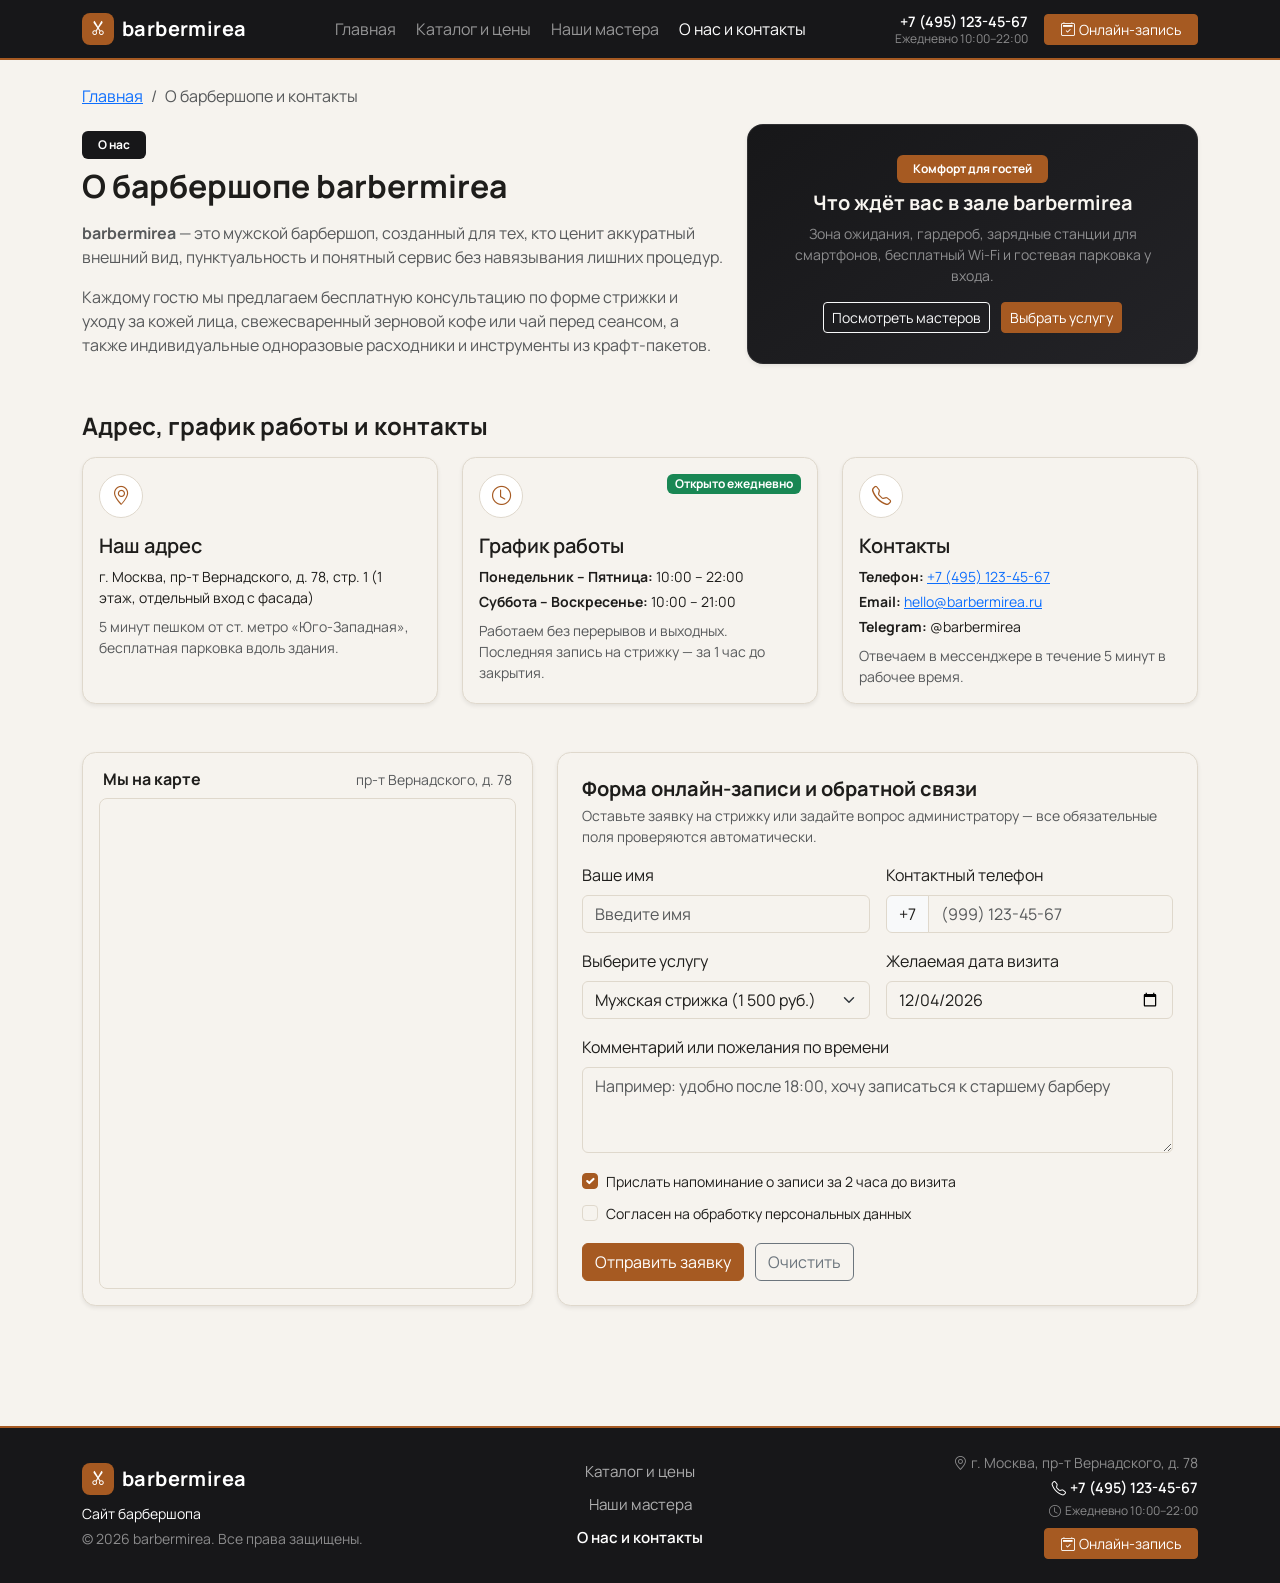
<file: contacts.html>
<!DOCTYPE html>
<html lang="ru">
<head>
  <meta charset="UTF-8">
  <meta name="viewport" content="width=device-width, initial-scale=1.0">
  <meta name="description" content="О барбершопе barbermirea: адрес, график работы, контакты и форма онлайн-записи.">
  <title>О барбершопе и контакты — Барбершоп barbermirea</title>
  <link rel="preconnect" href="https://fonts.googleapis.com">
  <link rel="preconnect" href="https://fonts.gstatic.com" crossorigin>
  <link
    href="https://fonts.googleapis.com/css2?family=Manrope:wght@400;500;600;700;800&display=swap"
    rel="stylesheet"
  >
  <link
    href="https://cdn.jsdelivr.net/npm/bootstrap@5.3.3/dist/css/bootstrap.min.css"
    rel="stylesheet"
  >
  <link
    href="https://cdn.jsdelivr.net/npm/bootstrap-icons@1.11.3/font/bootstrap-icons.min.css"
    rel="stylesheet"
  >
  <link rel="stylesheet" href="css/custom.css">
</head>
<body>

  <!-- Шапка и адаптивная навигация Bootstrap -->
  <header class="sticky-top">
    <nav class="navbar navbar-expand-lg navbar-dark site-navbar py-2" aria-label="Основная навигация">
      <div class="container">
        <a class="navbar-brand fw-bold brand-mark me-0" href="index.html">
          <span class="brand-mark__icon" aria-hidden="true"><i class="bi bi-scissors"></i></span>
          <span>barbermirea</span>
        </a>
        <button
          class="navbar-toggler"
          type="button"
          data-bs-toggle="collapse"
          data-bs-target="#mainNavbar"
          aria-controls="mainNavbar"
          aria-expanded="false"
          aria-label="Переключить навигацию"
        >
          <span class="navbar-toggler-icon"></span>
        </button>

        <div class="collapse navbar-collapse" id="mainNavbar">
          <ul class="navbar-nav mx-auto mb-2 mb-lg-0 align-items-lg-center gap-lg-1">
            <li class="nav-item">
              <a class="nav-link" href="index.html">Главная</a>
            </li>
            <li class="nav-item">
              <a class="nav-link" href="catalog.html">Каталог и цены</a>
            </li>
            <li class="nav-item">
              <a class="nav-link" href="masters.html">Наши мастера</a>
            </li>
            <li class="nav-item">
              <a class="nav-link active" aria-current="page" href="contacts.html">О нас и контакты</a>
            </li>
          </ul>

          <div class="d-flex flex-wrap align-items-center gap-3 mt-2 mt-lg-0">
            <div class="header-phone lh-sm text-lg-end">
              <a class="header-phone__link fw-semibold text-white text-decoration-none d-block text-nowrap" href="tel:+74951234567">
                +7 (495) 123-45-67
              </a>
              <span class="header-phone__hours text-white-50 d-block text-nowrap">
                Ежедневно 10:00–22:00
              </span>
            </div>
            <button
              class="btn btn-primary btn-sm px-3 text-nowrap"
              type="button"
              data-bs-toggle="modal"
              data-bs-target="#bookingModal"
            >
              <i class="bi bi-calendar2-check me-1" aria-hidden="true"></i>Онлайн-запись
            </button>
          </div>
        </div>
      </div>
    </nav>
  </header>

  <main class="container my-4">
    <!-- Хлебные крошки -->
    <nav aria-label="Хлебные крошки" class="mb-3">
      <ol class="breadcrumb mb-0">
        <li class="breadcrumb-item"><a href="index.html">Главная</a></li>
        <li class="breadcrumb-item active" aria-current="page">О барбершопе и контакты</li>
      </ol>
    </nav>

    <!-- Раздел «О барбершопе» на сетке Bootstrap -->
    <section class="mb-5">
      <div class="row align-items-center g-4">
        <div class="col-12 col-lg-7">
          <span class="badge bg-dark px-3 py-2 mb-2">О нас</span>
          <h1 class="h2 fw-bold mb-3">О барбершопе barbermirea</h1>
          <p class="text-muted">
            <strong>barbermirea</strong> — это мужской барбершоп, созданный для тех, кто ценит аккуратный внешний вид,
            пунктуальность и понятный сервис без навязывания лишних процедур.
          </p>
          <p class="text-muted mb-0">
            Каждому гостю мы предлагаем бесплатную консультацию по форме стрижки и уходу за кожей лица,
            свежесваренный зерновой кофе или чай перед сеансом, а также индивидуальные одноразовые расходники
            и инструменты из крафт-пакетов.
          </p>
        </div>

        <div class="col-12 col-lg-5">
          <div class="placeholder-box p-4 rounded-4 shadow-sm text-center d-flex flex-column justify-content-center">
            <span class="badge bg-primary align-self-center px-3 py-2 mb-2">Комфорт для гостей</span>
            <h2 class="h5 fw-bold mb-2">Что ждёт вас в зале barbermirea</h2>
            <p class="small text-white-50 mb-3">
              Зона ожидания, гардероб, зарядные станции для смартфонов, бесплатный Wi-Fi и гостевая парковка у входа.
            </p>
            <div>
              <a class="btn btn-outline-light btn-sm me-2" href="masters.html">Посмотреть мастеров</a>
              <a class="btn btn-primary btn-sm" href="catalog.html">Выбрать услугу</a>
            </div>
          </div>
        </div>
      </div>
    </section>

    <!-- Карточки: адрес, график работы, контакты -->
    <section class="mb-5" aria-label="Контактная информация">
      <h2 class="h4 fw-bold mb-3">Адрес, график работы и контакты</h2>
      <div class="row g-4">
        <div class="col-12 col-md-4">
          <div class="card h-100 shadow-sm">
            <div class="card-body">
              <div class="card-icon-badge mb-3" aria-hidden="true"><i class="bi bi-geo-alt"></i></div>
              <h3 class="h5 fw-semibold card-title">Наш адрес</h3>
              <p class="card-text small mb-2">
                г. Москва, пр-т Вернадского, д. 78, стр. 1 (1 этаж, отдельный вход с фасада)
              </p>
              <p class="small text-muted mb-0">
                5 минут пешком от ст. метро «Юго-Западная», бесплатная парковка вдоль здания.
              </p>
            </div>
          </div>
        </div>

        <div class="col-12 col-md-4">
          <div class="card h-100 shadow-sm">
            <div class="card-body">
              <div class="d-flex justify-content-between align-items-start mb-3">
                <div class="card-icon-badge" aria-hidden="true"><i class="bi bi-clock"></i></div>
                <span class="badge bg-success">Открыто ежедневно</span>
              </div>
              <h3 class="h5 fw-semibold card-title">График работы</h3>
              <ul class="list-unstyled small mb-2">
                <li class="mb-1"><strong>Понедельник – Пятница:</strong> 10:00 – 22:00</li>
                <li><strong>Суббота – Воскресенье:</strong> 10:00 – 21:00</li>
              </ul>
              <p class="small text-muted mb-0">
                Работаем без перерывов и выходных. Последняя запись на стрижку — за 1 час до закрытия.
              </p>
            </div>
          </div>
        </div>

        <div class="col-12 col-md-4">
          <div class="card h-100 shadow-sm">
            <div class="card-body">
              <div class="card-icon-badge mb-3" aria-hidden="true"><i class="bi bi-telephone"></i></div>
              <h3 class="h5 fw-semibold card-title">Контакты</h3>
              <ul class="list-unstyled small mb-2">
                <li class="mb-1"><strong>Телефон:</strong> <a href="tel:+74951234567">+7 (495) 123-45-67</a></li>
                <li class="mb-1"><strong>Email:</strong> <a href="mailto:hello@barbermirea.ru">hello@barbermirea.ru</a></li>
                <li><strong>Telegram:</strong> @barbermirea</li>
              </ul>
              <p class="small text-muted mb-0">
                Отвечаем в мессенджере в течение 5 минут в рабочее время.
              </p>
            </div>
          </div>
        </div>
      </div>
    </section>

    <!-- Яндекс Карта с меткой + развёрнутая форма онлайн-записи и обратной связи -->
    <section class="mb-5">
      <div class="row g-4">
        <div class="col-12 col-lg-5">
          <div class="card h-100 shadow-sm">
            <div class="card-body p-3 d-flex flex-column">
              <div class="d-flex justify-content-between align-items-center mb-2 px-1">
                <h2 class="h6 fw-bold mb-0">Мы на карте</h2>
                <span class="small text-muted">пр-т Вернадского, д. 78</span>
              </div>
              <div class="map-frame-wrap rounded-3 overflow-hidden flex-grow-1">
                <iframe
                  class="yandex-map-frame"
                  src="https://yandex.ru/map-widget/v1/?ll=37.480256%2C55.669935&amp;z=16&amp;pt=37.480256%2C55.669935%2Cpm2rdm"
                  title="Барбершоп barbermirea на Яндекс Картах — проспект Вернадского, 78"
                  loading="lazy"
                  allowfullscreen
                ></iframe>
              </div>
            </div>
          </div>
        </div>

        <div class="col-12 col-lg-7">
          <div class="card h-100 shadow-sm">
            <div class="card-body p-4">
              <h2 class="h5 fw-bold mb-1">Форма онлайн-записи и обратной связи</h2>
              <p class="small text-muted mb-3">
                Оставьте заявку на стрижку или задайте вопрос администратору — все обязательные поля проверяются автоматически.
              </p>

              <div id="contactSuccessAlert" class="alert alert-success d-none" role="alert"></div>

              <form id="contactBookingForm" class="needs-validation" data-alert-target="contactSuccessAlert" novalidate>
                <div class="row g-3">
                  <div class="col-12 col-sm-6">
                    <label for="contactName" class="form-label">Ваше имя</label>
                    <input
                      type="text"
                      class="form-control"
                      id="contactName"
                      name="clientName"
                      placeholder="Введите имя"
                      required
                    >
                    <div class="invalid-feedback">Укажите ваше имя.</div>
                  </div>

                  <div class="col-12 col-sm-6">
                    <label for="contactPhone" class="form-label">Контактный телефон</label>
                    <div class="input-group has-validation">
                      <span class="input-group-text">+7</span>
                      <input
                        type="tel"
                        class="form-control"
                        id="contactPhone"
                        name="phone"
                        placeholder="(999) 123-45-67"
                        pattern="[0-9\s\-\(\)]{10,16}"
                        required
                      >
                      <div class="invalid-feedback">Укажите корректный телефон.</div>
                    </div>
                  </div>

                  <div class="col-12 col-sm-6">
                    <label for="contactService" class="form-label">Выберите услугу</label>
                    <select class="form-select" id="contactService" name="service" required>
                      <option value="Мужская стрижка (1 500 руб.)">Мужская стрижка (1 500 руб.)</option>
                      <option value="Стрижка машинкой / Фейд (1 100 руб.)">Стрижка машинкой / Фейд (1 100 руб.)</option>
                      <option value="Моделирование бороды и усов (1 000 руб.)">Моделирование бороды и усов (1 000 руб.)</option>
                      <option value="Королевское бритьё опасной бритвой (1 400 руб.)">Королевское бритьё опасной бритвой (1 400 руб.)</option>
                      <option value="Комплекс «Стрижка + Борода» (2 200 руб.)">Комплекс «Стрижка + Борода» (2 200 руб.)</option>
                      <option value="Консультация администратора">Консультация / вопрос администратору</option>
                    </select>
                  </div>

                  <div class="col-12 col-sm-6">
                    <label for="contactDate" class="form-label">Желаемая дата визита</label>
                    <input type="date" class="form-control" id="contactDate" name="visitDate" required>
                    <div class="invalid-feedback">Выберите дату визита.</div>
                  </div>

                  <div class="col-12">
                    <label for="contactComment" class="form-label">Комментарий или пожелания по времени</label>
                    <textarea
                      class="form-control"
                      id="contactComment"
                      name="comment"
                      rows="3"
                      placeholder="Например: удобно после 18:00, хочу записаться к старшему барберу"
                    ></textarea>
                  </div>

                  <div class="col-12">
                    <div class="form-check mb-2">
                      <input class="form-check-input" type="checkbox" id="contactReminder" checked>
                      <label class="form-check-label small" for="contactReminder">
                        Прислать напоминание о записи за 2 часа до визита
                      </label>
                    </div>

                    <div class="form-check">
                      <input class="form-check-input" type="checkbox" id="contactConsent" required>
                      <label class="form-check-label small" for="contactConsent">
                        Согласен на обработку персональных данных
                      </label>
                      <div class="invalid-feedback">Подтвердите согласие перед отправкой формы.</div>
                    </div>
                  </div>

                  <div class="col-12">
                    <button type="submit" class="btn btn-primary">Отправить заявку</button>
                    <button type="reset" class="btn btn-outline-secondary ms-2">Очистить</button>
                  </div>
                </div>
              </form>
            </div>
          </div>
        </div>
      </div>
    </section>
  </main>

  <!-- Подвал -->
  <footer class="site-footer text-white py-4 mt-5">
    <div class="container">
      <div class="row align-items-center g-4">
        <div class="col-12 col-md-4">
          <a class="brand-mark fw-bold fs-5 text-white text-decoration-none mb-2" href="index.html">
            <span class="brand-mark__icon" aria-hidden="true"><i class="bi bi-scissors"></i></span>
            <span>barbermirea</span>
          </a>
          <p class="mb-1 small text-white">Сайт барбершопа</p>
          <p class="mb-0 small text-white-50">&copy; 2026 barbermirea. Все права защищены.</p>
        </div>

        <div class="col-12 col-md-4">
          <nav aria-label="Навигация в подвале">
            <ul class="nav flex-column align-items-start align-items-md-center text-md-center gap-1">
              <li class="nav-item">
                <a class="nav-link footer-nav__link" href="catalog.html">Каталог и цены</a>
              </li>
              <li class="nav-item">
                <a class="nav-link footer-nav__link" href="masters.html">Наши мастера</a>
              </li>
              <li class="nav-item">
                <a class="nav-link footer-nav__link active" aria-current="page" href="contacts.html">О нас и контакты</a>
              </li>
            </ul>
          </nav>
        </div>

        <div class="col-12 col-md-4">
          <div class="d-flex flex-column align-items-start align-items-md-end text-md-end gap-1">
            <p class="mb-0 small text-white-50">
              <i class="bi bi-geo-alt me-1" aria-hidden="true"></i>г. Москва, пр-т Вернадского, д. 78
            </p>
            <a class="header-phone__link fw-semibold text-white text-decoration-none text-nowrap" href="tel:+74951234567">
              <i class="bi bi-telephone me-1" aria-hidden="true"></i>+7 (495) 123-45-67
            </a>
            <span class="header-phone__hours text-white-50 text-nowrap mb-1">
              <i class="bi bi-clock me-1" aria-hidden="true"></i>Ежедневно 10:00–22:00
            </span>
            <button
              class="btn btn-primary btn-sm px-3 text-nowrap"
              type="button"
              data-bs-toggle="modal"
              data-bs-target="#bookingModal"
            >
              <i class="bi bi-calendar2-check me-1" aria-hidden="true"></i>Онлайн-запись
            </button>
          </div>
        </div>
      </div>
    </div>
  </footer>

  <!-- Модальное окно онлайн-записи -->
  <div
    class="modal fade"
    id="bookingModal"
    tabindex="-1"
    aria-labelledby="bookingModalLabel"
    aria-hidden="true"
  >
    <div class="modal-dialog modal-dialog-centered">
      <div class="modal-content">
        <div class="modal-header bg-dark text-white">
          <h2 class="modal-title h5" id="bookingModalLabel">Онлайн-запись в barbermirea</h2>
          <button type="button" class="btn-close btn-close-white" data-bs-dismiss="modal" aria-label="Закрыть"></button>
        </div>
        <div class="modal-body">
          <div id="modalSuccessAlert" class="alert alert-success d-none" role="alert"></div>

          <form id="bookingModalForm" class="needs-validation" data-alert-target="modalSuccessAlert" novalidate>
            <div class="mb-3">
              <label for="modalClientName" class="form-label">Ваше имя</label>
              <input
                type="text"
                class="form-control"
                id="modalClientName"
                name="clientName"
                placeholder="Например, Матвей"
                required
              >
              <div class="invalid-feedback">Пожалуйста, укажите ваше имя.</div>
            </div>

            <div class="mb-3">
              <label for="modalPhone" class="form-label">Телефон для связи</label>
              <div class="input-group has-validation">
                <span class="input-group-text">+7</span>
                <input
                  type="tel"
                  class="form-control"
                  id="modalPhone"
                  name="phone"
                  placeholder="(999) 123-45-67"
                  pattern="[0-9\s\-\(\)]{10,16}"
                  required
                >
                <div class="invalid-feedback">Введите корректный номер телефона (10 цифр).</div>
              </div>
            </div>

            <div class="mb-3">
              <label for="modalService" class="form-label">Услуга или товар</label>
              <select class="form-select" id="modalService" name="service" required>
                <option value="Мужская стрижка (1 500 руб.)">Мужская стрижка (1 500 руб.)</option>
                <option value="Стрижка машинкой / Фейд (1 100 руб.)">Стрижка машинкой / Фейд (1 100 руб.)</option>
                <option value="Детская стрижка до 12 лет (1 200 руб.)">Детская стрижка до 12 лет (1 200 руб.)</option>
                <option value="Моделирование бороды и усов (1 000 руб.)">Моделирование бороды и усов (1 000 руб.)</option>
                <option value="Королевское бритьё опасной бритвой (1 400 руб.)">Королевское бритьё опасной бритвой (1 400 руб.)</option>
                <option value="Комплекс «Стрижка + Борода» (2 200 руб.)">Комплекс «Стрижка + Борода» (2 200 руб.)</option>
                <option value="Комплекс «Отец + Сын» (2 400 руб.)">Комплекс «Отец + Сын» (2 400 руб.)</option>
                <option value="Матовая глина для укладки 100 мл (950 руб.)">Матовая глина для укладки 100 мл (950 руб.)</option>
              </select>
            </div>

            <div class="row g-3 mb-3">
              <div class="col-12 col-sm-7">
                <label for="modalMaster" class="form-label">Мастер</label>
                <select class="form-select" id="modalMaster" name="master">
                  <option value="Любой свободный мастер">Любой свободный мастер</option>
                  <option value="Алексей Морозов (Топ-барбер)">Алексей Морозов (Топ-барбер)</option>
                  <option value="Дмитрий Соколов (Топ-барбер)">Дмитрий Соколов (Топ-барбер)</option>
                  <option value="Илья Ковалёв (Старший барбер)">Илья Ковалёв (Старший барбер)</option>
                  <option value="Артём Лебедев (Старший барбер)">Артём Лебедев (Старший барбер)</option>
                  <option value="Максим Орлов (Барбер)">Максим Орлов (Барбер)</option>
                  <option value="Никита Волков (Барбер)">Никита Волков (Барбер)</option>
                </select>
              </div>
              <div class="col-12 col-sm-5">
                <label for="modalDate" class="form-label">Желаемая дата</label>
                <input type="date" class="form-control" id="modalDate" name="visitDate" required>
                <div class="invalid-feedback">Выберите дату визита.</div>
              </div>
            </div>

            <div class="form-check mb-3">
              <input class="form-check-input" type="checkbox" id="modalConsent" required>
              <label class="form-check-label small" for="modalConsent">
                Согласен на обработку контактных данных для подтверждения записи
              </label>
              <div class="invalid-feedback">Необходимо подтвердить согласие.</div>
            </div>

            <div class="d-grid gap-2 d-sm-flex justify-content-sm-end">
              <button type="button" class="btn btn-outline-secondary" data-bs-dismiss="modal">Отмена</button>
              <button type="submit" class="btn btn-primary">Подтвердить запись</button>
            </div>
          </form>
        </div>
      </div>
    </div>
  </div>

  <button id="backToTopBtn" class="btn btn-primary btn-sm px-3 shadow back-to-top" type="button" aria-label="Вернуться наверх">
    Наверх
  </button>

  <script src="https://cdn.jsdelivr.net/npm/bootstrap@5.3.3/dist/js/bootstrap.bundle.min.js"></script>
  <script src="js/main.js"></script>
</body>
</html>
</file>
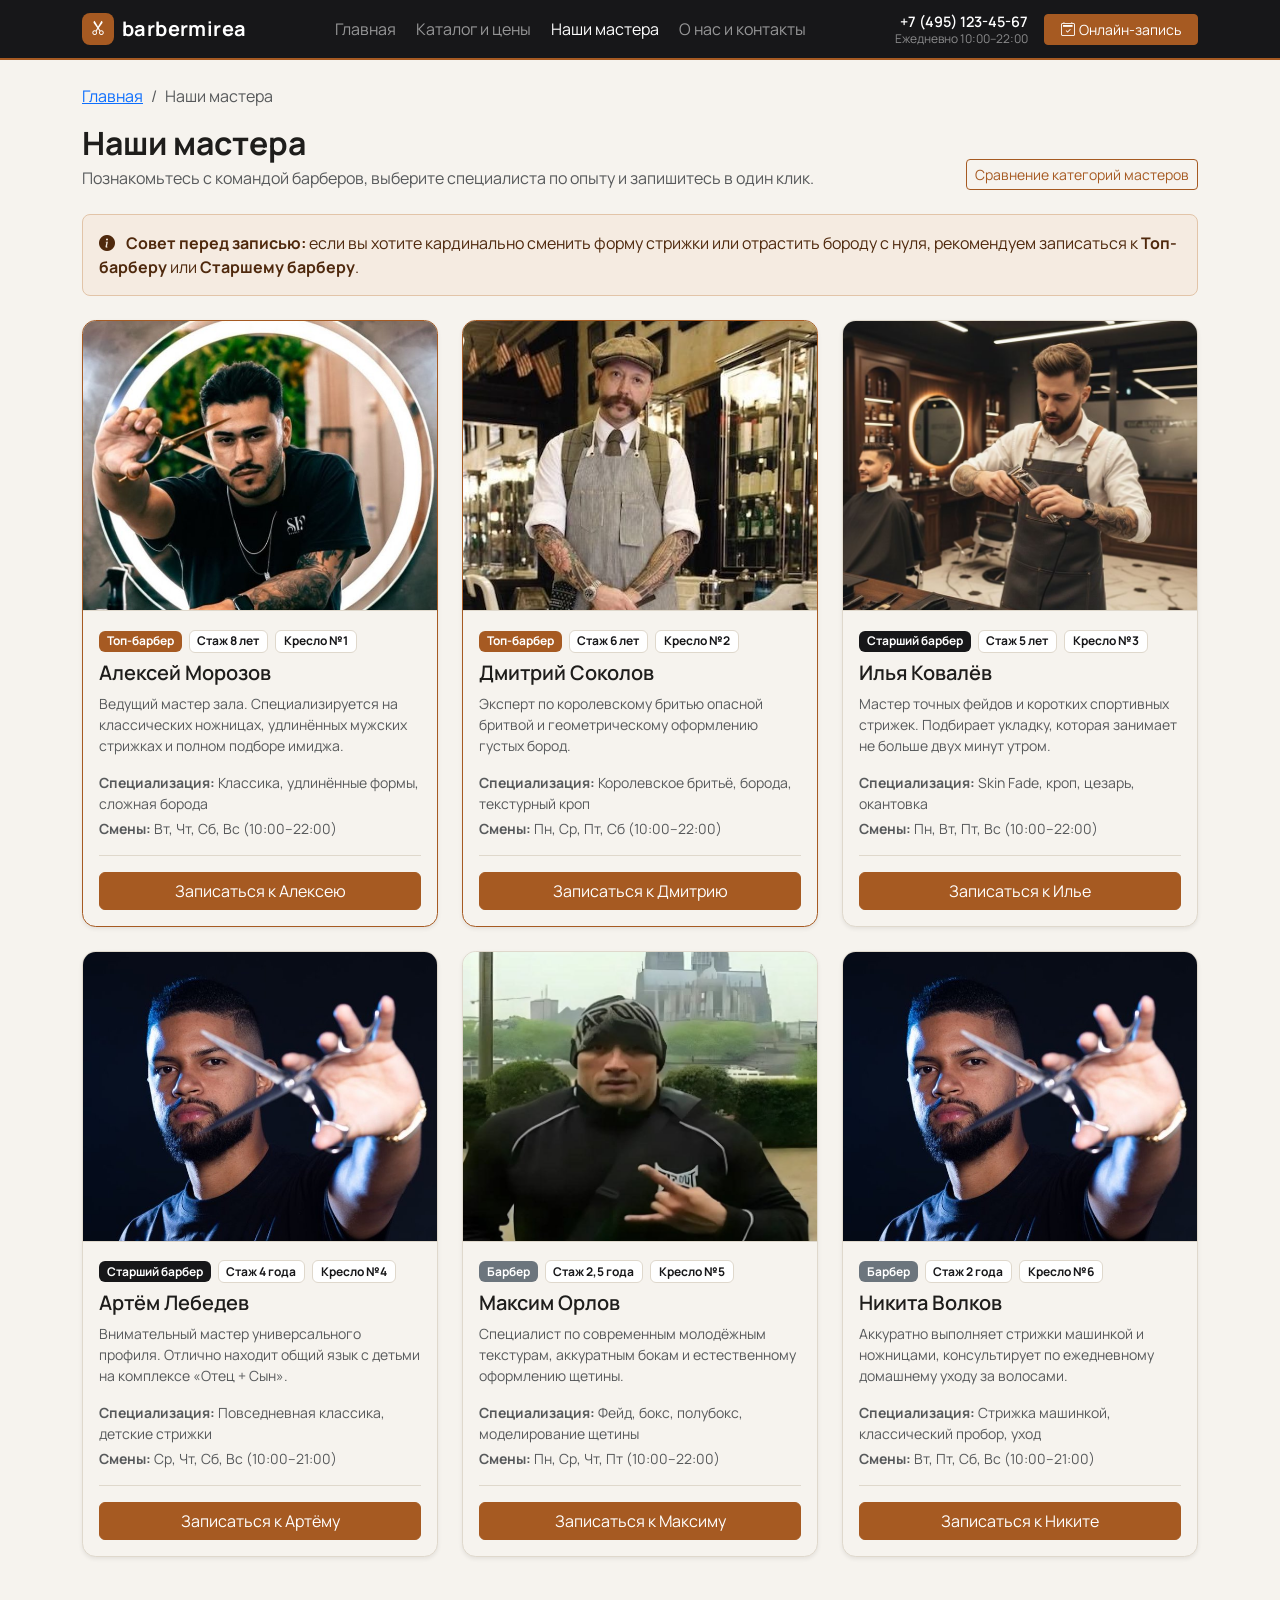
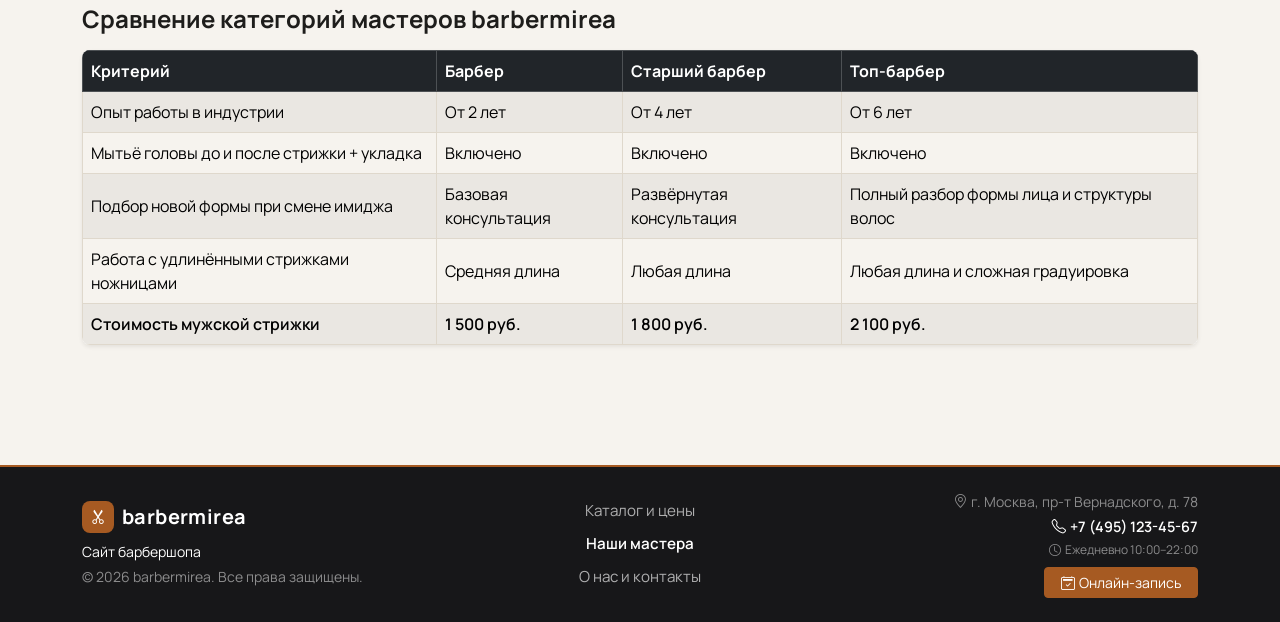
<file: masters.html>
<!DOCTYPE html>
<html lang="ru">
<head>
  <meta charset="UTF-8">
  <meta name="viewport" content="width=device-width, initial-scale=1.0">
  <meta name="description" content="Мастера барбершопа barbermirea: категории барберов, стаж работы, специализация и онлайн-запись.">
  <title>Наши мастера — Барбершоп barbermirea</title>
  <link rel="preconnect" href="https://fonts.googleapis.com">
  <link rel="preconnect" href="https://fonts.gstatic.com" crossorigin>
  <link
    href="https://fonts.googleapis.com/css2?family=Manrope:wght@400;500;600;700;800&display=swap"
    rel="stylesheet"
  >
  <link
    href="https://cdn.jsdelivr.net/npm/bootstrap@5.3.3/dist/css/bootstrap.min.css"
    rel="stylesheet"
  >
  <link
    href="https://cdn.jsdelivr.net/npm/bootstrap-icons@1.11.3/font/bootstrap-icons.min.css"
    rel="stylesheet"
  >
  <link rel="stylesheet" href="css/custom.css">
</head>
<body>

  <!-- Шапка и адаптивная навигация Bootstrap -->
  <header class="sticky-top">
    <nav class="navbar navbar-expand-lg navbar-dark site-navbar py-2" aria-label="Основная навигация">
      <div class="container">
        <a class="navbar-brand fw-bold brand-mark me-0" href="index.html">
          <span class="brand-mark__icon" aria-hidden="true"><i class="bi bi-scissors"></i></span>
          <span>barbermirea</span>
        </a>
        <button
          class="navbar-toggler"
          type="button"
          data-bs-toggle="collapse"
          data-bs-target="#mainNavbar"
          aria-controls="mainNavbar"
          aria-expanded="false"
          aria-label="Переключить навигацию"
        >
          <span class="navbar-toggler-icon"></span>
        </button>

        <div class="collapse navbar-collapse" id="mainNavbar">
          <ul class="navbar-nav mx-auto mb-2 mb-lg-0 align-items-lg-center gap-lg-1">
            <li class="nav-item">
              <a class="nav-link" href="index.html">Главная</a>
            </li>
            <li class="nav-item">
              <a class="nav-link" href="catalog.html">Каталог и цены</a>
            </li>
            <li class="nav-item">
              <a class="nav-link active" aria-current="page" href="masters.html">Наши мастера</a>
            </li>
            <li class="nav-item">
              <a class="nav-link" href="contacts.html">О нас и контакты</a>
            </li>
          </ul>

          <div class="d-flex flex-wrap align-items-center gap-3 mt-2 mt-lg-0">
            <div class="header-phone lh-sm text-lg-end">
              <a class="header-phone__link fw-semibold text-white text-decoration-none d-block text-nowrap" href="tel:+74951234567">
                +7 (495) 123-45-67
              </a>
              <span class="header-phone__hours text-white-50 d-block text-nowrap">
                Ежедневно 10:00–22:00
              </span>
            </div>
            <button
              class="btn btn-primary btn-sm px-3 text-nowrap"
              type="button"
              data-bs-toggle="modal"
              data-bs-target="#bookingModal"
            >
              <i class="bi bi-calendar2-check me-1" aria-hidden="true"></i>Онлайн-запись
            </button>
          </div>
        </div>
      </div>
    </nav>
  </header>

  <main class="container my-4">
    <!-- Хлебные крошки -->
    <nav aria-label="Хлебные крошки" class="mb-3">
      <ol class="breadcrumb mb-0">
        <li class="breadcrumb-item"><a href="index.html">Главная</a></li>
        <li class="breadcrumb-item active" aria-current="page">Наши мастера</li>
      </ol>
    </nav>

    <div class="d-flex flex-wrap justify-content-between align-items-end gap-2 mb-4">
      <div>
        <h1 class="h2 fw-bold mb-1">Наши мастера</h1>
        <p class="text-muted mb-0">
          Познакомьтесь с командой барберов, выберите специалиста по опыту и запишитесь в один клик.
        </p>
      </div>
      <a class="btn btn-outline-primary btn-sm" href="#tiersComparison">Сравнение категорий мастеров</a>
    </div>

    <!-- Информационное сообщение Bootstrap alert -->
    <div class="alert alert-barber rounded-3 mb-4" role="alert">
      <i class="bi bi-info-circle-fill me-2" aria-hidden="true"></i>
      <strong>Совет перед записью:</strong> если вы хотите кардинально сменить форму стрижки или отрастить бороду с нуля,
      рекомендуем записаться к <strong>Топ-барберу</strong> или <strong>Старшему барберу</strong>.
    </div>

    <!-- Сетка карточек барберов -->
    <section aria-label="Команда мастеров">
      <div class="row g-4">

        <!-- 1. Алексей Морозов -->
        <div class="col-12 col-md-6 col-lg-4">
          <article class="card h-100 shadow-sm master-card border-primary">
            <img
              src="images/master-1.jpg"
              class="card-img-top card-photo card-photo--focus-30"
              alt="Барбер Алексей Морозов"
              loading="lazy"
            >
            <div class="card-body d-flex flex-column">
              <div class="mb-2">
                <span class="badge bg-primary">Топ-барбер</span>
                <span class="badge bg-white text-dark border ms-1">Стаж 8 лет</span>
                <span class="badge bg-white text-dark border ms-1">Кресло №1</span>
              </div>
              <h2 class="card-title h5 fw-semibold">Алексей Морозов</h2>
              <p class="card-text text-muted small">
                Ведущий мастер зала. Специализируется на классических ножницах, удлинённых мужских стрижках и полном подборе имиджа.
              </p>
              <ul class="list-unstyled small text-muted mb-3">
                <li class="mb-1"><strong>Специализация:</strong> Классика, удлинённые формы, сложная борода</li>
                <li><strong>Смены:</strong> Вт, Чт, Сб, Вс (10:00–22:00)</li>
              </ul>
              <div class="mt-auto pt-3 border-top">
                <button
                  class="btn btn-primary w-100"
                  type="button"
                  data-bs-toggle="modal"
                  data-bs-target="#bookingModal"
                  data-master="Алексей Морозов (Топ-барбер)"
                >
                  Записаться к Алексею
                </button>
              </div>
            </div>
          </article>
        </div>

        <!-- 2. Дмитрий Соколов -->
        <div class="col-12 col-md-6 col-lg-4">
          <article class="card h-100 shadow-sm master-card border-primary">
            <img
              src="images/master-2.jpg"
              class="card-img-top card-photo card-photo--top"
              alt="Барбер Дмитрий Соколов"
              loading="lazy"
            >
            <div class="card-body d-flex flex-column">
              <div class="mb-2">
                <span class="badge bg-primary">Топ-барбер</span>
                <span class="badge bg-white text-dark border ms-1">Стаж 6 лет</span>
                <span class="badge bg-white text-dark border ms-1">Кресло №2</span>
              </div>
              <h2 class="card-title h5 fw-semibold">Дмитрий Соколов</h2>
              <p class="card-text text-muted small">
                Эксперт по королевскому бритью опасной бритвой и геометрическому оформлению густых бород.
              </p>
              <ul class="list-unstyled small text-muted mb-3">
                <li class="mb-1"><strong>Специализация:</strong> Королевское бритьё, борода, текстурный кроп</li>
                <li><strong>Смены:</strong> Пн, Ср, Пт, Сб (10:00–22:00)</li>
              </ul>
              <div class="mt-auto pt-3 border-top">
                <button
                  class="btn btn-primary w-100"
                  type="button"
                  data-bs-toggle="modal"
                  data-bs-target="#bookingModal"
                  data-master="Дмитрий Соколов (Топ-барбер)"
                >
                  Записаться к Дмитрию
                </button>
              </div>
            </div>
          </article>
        </div>

        <!-- 3. Илья Ковалёв -->
        <div class="col-12 col-md-6 col-lg-4">
          <article class="card h-100 shadow-sm master-card">
            <img
              src="images/master-3.jpg"
              class="card-img-top card-photo card-photo--focus-25"
              alt="Барбер Илья Ковалёв"
              loading="lazy"
            >
            <div class="card-body d-flex flex-column">
              <div class="mb-2">
                <span class="badge bg-dark">Старший барбер</span>
                <span class="badge bg-white text-dark border ms-1">Стаж 5 лет</span>
                <span class="badge bg-white text-dark border ms-1">Кресло №3</span>
              </div>
              <h2 class="card-title h5 fw-semibold">Илья Ковалёв</h2>
              <p class="card-text text-muted small">
                Мастер точных фейдов и коротких спортивных стрижек. Подбирает укладку, которая занимает не больше двух минут утром.
              </p>
              <ul class="list-unstyled small text-muted mb-3">
                <li class="mb-1"><strong>Специализация:</strong> Skin Fade, кроп, цезарь, окантовка</li>
                <li><strong>Смены:</strong> Пн, Вт, Пт, Вс (10:00–22:00)</li>
              </ul>
              <div class="mt-auto pt-3 border-top">
                <button
                  class="btn btn-primary w-100"
                  type="button"
                  data-bs-toggle="modal"
                  data-bs-target="#bookingModal"
                  data-master="Илья Ковалёв (Старший барбер)"
                >
                  Записаться к Илье
                </button>
              </div>
            </div>
          </article>
        </div>

        <!-- 4. Артём Лебедев -->
        <div class="col-12 col-md-6 col-lg-4">
          <article class="card h-100 shadow-sm master-card">
            <img
              src="images/master-4.jpg"
              class="card-img-top card-photo card-photo--focus-25"
              alt="Барбер Артём Лебедев"
              loading="lazy"
            >
            <div class="card-body d-flex flex-column">
              <div class="mb-2">
                <span class="badge bg-dark">Старший барбер</span>
                <span class="badge bg-white text-dark border ms-1">Стаж 4 года</span>
                <span class="badge bg-white text-dark border ms-1">Кресло №4</span>
              </div>
              <h2 class="card-title h5 fw-semibold">Артём Лебедев</h2>
              <p class="card-text text-muted small">
                Внимательный мастер универсального профиля. Отлично находит общий язык с детьми на комплексе «Отец + Сын».
              </p>
              <ul class="list-unstyled small text-muted mb-3">
                <li class="mb-1"><strong>Специализация:</strong> Повседневная классика, детские стрижки</li>
                <li><strong>Смены:</strong> Ср, Чт, Сб, Вс (10:00–21:00)</li>
              </ul>
              <div class="mt-auto pt-3 border-top">
                <button
                  class="btn btn-primary w-100"
                  type="button"
                  data-bs-toggle="modal"
                  data-bs-target="#bookingModal"
                  data-master="Артём Лебедев (Старший барбер)"
                >
                  Записаться к Артёму
                </button>
              </div>
            </div>
          </article>
        </div>

        <!-- 5. Максим Орлов -->
        <div class="col-12 col-md-6 col-lg-4">
          <article class="card h-100 shadow-sm master-card">
            <img
              src="images/master-5.jpg"
              class="card-img-top card-photo card-photo--mid"
              alt="Барбер Максим Орлов"
              loading="lazy"
            >
            <div class="card-body d-flex flex-column">
              <div class="mb-2">
                <span class="badge bg-secondary">Барбер</span>
                <span class="badge bg-white text-dark border ms-1">Стаж 2,5 года</span>
                <span class="badge bg-white text-dark border ms-1">Кресло №5</span>
              </div>
              <h2 class="card-title h5 fw-semibold">Максим Орлов</h2>
              <p class="card-text text-muted small">
                Специалист по современным молодёжным текстурам, аккуратным бокам и естественному оформлению щетины.
              </p>
              <ul class="list-unstyled small text-muted mb-3">
                <li class="mb-1"><strong>Специализация:</strong> Фейд, бокс, полубокс, моделирование щетины</li>
                <li><strong>Смены:</strong> Пн, Ср, Чт, Пт (10:00–22:00)</li>
              </ul>
              <div class="mt-auto pt-3 border-top">
                <button
                  class="btn btn-primary w-100"
                  type="button"
                  data-bs-toggle="modal"
                  data-bs-target="#bookingModal"
                  data-master="Максим Орлов (Барбер)"
                >
                  Записаться к Максиму
                </button>
              </div>
            </div>
          </article>
        </div>

        <!-- 6. Никита Волков -->
        <div class="col-12 col-md-6 col-lg-4">
          <article class="card h-100 shadow-sm master-card">
            <img
              src="images/master-4.jpg"
              class="card-img-top card-photo card-photo--focus-25"
              alt="Барбер Никита Волков"
              loading="lazy"
            >
            <div class="card-body d-flex flex-column">
              <div class="mb-2">
                <span class="badge bg-secondary">Барбер</span>
                <span class="badge bg-white text-dark border ms-1">Стаж 2 года</span>
                <span class="badge bg-white text-dark border ms-1">Кресло №6</span>
              </div>
              <h2 class="card-title h5 fw-semibold">Никита Волков</h2>
              <p class="card-text text-muted small">
                Аккуратно выполняет стрижки машинкой и ножницами, консультирует по ежедневному домашнему уходу за волосами.
              </p>
              <ul class="list-unstyled small text-muted mb-3">
                <li class="mb-1"><strong>Специализация:</strong> Стрижка машинкой, классический пробор, уход</li>
                <li><strong>Смены:</strong> Вт, Пт, Сб, Вс (10:00–21:00)</li>
              </ul>
              <div class="mt-auto pt-3 border-top">
                <button
                  class="btn btn-primary w-100"
                  type="button"
                  data-bs-toggle="modal"
                  data-bs-target="#bookingModal"
                  data-master="Никита Волков (Барбер)"
                >
                  Записаться к Никите
                </button>
              </div>
            </div>
          </article>
        </div>

      </div>
    </section>

    <!-- Таблица сравнения категорий мастеров -->
    <section class="my-5" id="tiersComparison">
      <h2 class="h4 fw-bold mb-3">Сравнение категорий мастеров barbermirea</h2>
      <div class="table-responsive shadow-sm rounded-3 overflow-hidden">
        <table class="table table-bordered table-striped table-hover align-middle mb-0 bg-white">
          <thead class="table-dark">
            <tr>
              <th scope="col">Критерий</th>
              <th scope="col">Барбер</th>
              <th scope="col">Старший барбер</th>
              <th scope="col">Топ-барбер</th>
            </tr>
          </thead>
          <tbody>
            <tr>
              <td>Опыт работы в индустрии</td>
              <td>От 2 лет</td>
              <td>От 4 лет</td>
              <td>От 6 лет</td>
            </tr>
            <tr>
              <td>Мытьё головы до и после стрижки + укладка</td>
              <td>Включено</td>
              <td>Включено</td>
              <td>Включено</td>
            </tr>
            <tr>
              <td>Подбор новой формы при смене имиджа</td>
              <td>Базовая консультация</td>
              <td>Развёрнутая консультация</td>
              <td>Полный разбор формы лица и структуры волос</td>
            </tr>
            <tr>
              <td>Работа с удлинёнными стрижками ножницами</td>
              <td>Средняя длина</td>
              <td>Любая длина</td>
              <td>Любая длина и сложная градуировка</td>
            </tr>
            <tr>
              <td class="fw-semibold">Стоимость мужской стрижки</td>
              <td class="fw-semibold">1 500 руб.</td>
              <td class="fw-semibold">1 800 руб.</td>
              <td class="fw-semibold">2 100 руб.</td>
            </tr>
          </tbody>
        </table>
      </div>
    </section>
  </main>

  <!-- Подвал -->
  <footer class="site-footer text-white py-4 mt-5">
    <div class="container">
      <div class="row align-items-center g-4">
        <div class="col-12 col-md-4">
          <a class="brand-mark fw-bold fs-5 text-white text-decoration-none mb-2" href="index.html">
            <span class="brand-mark__icon" aria-hidden="true"><i class="bi bi-scissors"></i></span>
            <span>barbermirea</span>
          </a>
          <p class="mb-1 small text-white">Сайт барбершопа</p>
          <p class="mb-0 small text-white-50">&copy; 2026 barbermirea. Все права защищены.</p>
        </div>

        <div class="col-12 col-md-4">
          <nav aria-label="Навигация в подвале">
            <ul class="nav flex-column align-items-start align-items-md-center text-md-center gap-1">
              <li class="nav-item">
                <a class="nav-link footer-nav__link" href="catalog.html">Каталог и цены</a>
              </li>
              <li class="nav-item">
                <a class="nav-link footer-nav__link active" aria-current="page" href="masters.html">Наши мастера</a>
              </li>
              <li class="nav-item">
                <a class="nav-link footer-nav__link" href="contacts.html">О нас и контакты</a>
              </li>
            </ul>
          </nav>
        </div>

        <div class="col-12 col-md-4">
          <div class="d-flex flex-column align-items-start align-items-md-end text-md-end gap-1">
            <p class="mb-0 small text-white-50">
              <i class="bi bi-geo-alt me-1" aria-hidden="true"></i>г. Москва, пр-т Вернадского, д. 78
            </p>
            <a class="header-phone__link fw-semibold text-white text-decoration-none text-nowrap" href="tel:+74951234567">
              <i class="bi bi-telephone me-1" aria-hidden="true"></i>+7 (495) 123-45-67
            </a>
            <span class="header-phone__hours text-white-50 text-nowrap mb-1">
              <i class="bi bi-clock me-1" aria-hidden="true"></i>Ежедневно 10:00–22:00
            </span>
            <button
              class="btn btn-primary btn-sm px-3 text-nowrap"
              type="button"
              data-bs-toggle="modal"
              data-bs-target="#bookingModal"
            >
              <i class="bi bi-calendar2-check me-1" aria-hidden="true"></i>Онлайн-запись
            </button>
          </div>
        </div>
      </div>
    </div>
  </footer>

  <!-- Модальное окно онлайн-записи -->
  <div
    class="modal fade"
    id="bookingModal"
    tabindex="-1"
    aria-labelledby="bookingModalLabel"
    aria-hidden="true"
  >
    <div class="modal-dialog modal-dialog-centered">
      <div class="modal-content">
        <div class="modal-header bg-dark text-white">
          <h2 class="modal-title h5" id="bookingModalLabel">Онлайн-запись в barbermirea</h2>
          <button type="button" class="btn-close btn-close-white" data-bs-dismiss="modal" aria-label="Закрыть"></button>
        </div>
        <div class="modal-body">
          <div id="modalSuccessAlert" class="alert alert-success d-none" role="alert"></div>

          <form id="bookingModalForm" class="needs-validation" data-alert-target="modalSuccessAlert" novalidate>
            <div class="mb-3">
              <label for="modalClientName" class="form-label">Ваше имя</label>
              <input
                type="text"
                class="form-control"
                id="modalClientName"
                name="clientName"
                placeholder="Например, Матвей"
                required
              >
              <div class="invalid-feedback">Пожалуйста, укажите ваше имя.</div>
            </div>

            <div class="mb-3">
              <label for="modalPhone" class="form-label">Телефон для связи</label>
              <div class="input-group has-validation">
                <span class="input-group-text">+7</span>
                <input
                  type="tel"
                  class="form-control"
                  id="modalPhone"
                  name="phone"
                  placeholder="(999) 123-45-67"
                  pattern="[0-9\s\-\(\)]{10,16}"
                  required
                >
                <div class="invalid-feedback">Введите корректный номер телефона (10 цифр).</div>
              </div>
            </div>

            <div class="mb-3">
              <label for="modalService" class="form-label">Услуга или товар</label>
              <select class="form-select" id="modalService" name="service" required>
                <option value="Мужская стрижка (1 500 руб.)">Мужская стрижка (1 500 руб.)</option>
                <option value="Стрижка машинкой / Фейд (1 100 руб.)">Стрижка машинкой / Фейд (1 100 руб.)</option>
                <option value="Детская стрижка до 12 лет (1 200 руб.)">Детская стрижка до 12 лет (1 200 руб.)</option>
                <option value="Моделирование бороды и усов (1 000 руб.)">Моделирование бороды и усов (1 000 руб.)</option>
                <option value="Королевское бритьё опасной бритвой (1 400 руб.)">Королевское бритьё опасной бритвой (1 400 руб.)</option>
                <option value="Комплекс «Стрижка + Борода» (2 200 руб.)">Комплекс «Стрижка + Борода» (2 200 руб.)</option>
                <option value="Комплекс «Отец + Сын» (2 400 руб.)">Комплекс «Отец + Сын» (2 400 руб.)</option>
                <option value="Матовая глина для укладки 100 мл (950 руб.)">Матовая глина для укладки 100 мл (950 руб.)</option>
              </select>
            </div>

            <div class="row g-3 mb-3">
              <div class="col-12 col-sm-7">
                <label for="modalMaster" class="form-label">Мастер</label>
                <select class="form-select" id="modalMaster" name="master">
                  <option value="Любой свободный мастер">Любой свободный мастер</option>
                  <option value="Алексей Морозов (Топ-барбер)">Алексей Морозов (Топ-барбер)</option>
                  <option value="Дмитрий Соколов (Топ-барбер)">Дмитрий Соколов (Топ-барбер)</option>
                  <option value="Илья Ковалёв (Старший барбер)">Илья Ковалёв (Старший барбер)</option>
                  <option value="Артём Лебедев (Старший барбер)">Артём Лебедев (Старший барбер)</option>
                  <option value="Максим Орлов (Барбер)">Максим Орлов (Барбер)</option>
                  <option value="Никита Волков (Барбер)">Никита Волков (Барбер)</option>
                </select>
              </div>
              <div class="col-12 col-sm-5">
                <label for="modalDate" class="form-label">Желаемая дата</label>
                <input type="date" class="form-control" id="modalDate" name="visitDate" required>
                <div class="invalid-feedback">Выберите дату визита.</div>
              </div>
            </div>

            <div class="form-check mb-3">
              <input class="form-check-input" type="checkbox" id="modalConsent" required>
              <label class="form-check-label small" for="modalConsent">
                Согласен на обработку контактных данных для подтверждения записи
              </label>
              <div class="invalid-feedback">Необходимо подтвердить согласие.</div>
            </div>

            <div class="d-grid gap-2 d-sm-flex justify-content-sm-end">
              <button type="button" class="btn btn-outline-secondary" data-bs-dismiss="modal">Отмена</button>
              <button type="submit" class="btn btn-primary">Подтвердить запись</button>
            </div>
          </form>
        </div>
      </div>
    </div>
  </div>

  <button id="backToTopBtn" class="btn btn-primary btn-sm px-3 shadow back-to-top" type="button" aria-label="Вернуться наверх">
    Наверх
  </button>

  <script src="https://cdn.jsdelivr.net/npm/bootstrap@5.3.3/dist/js/bootstrap.bundle.min.js"></script>
  <script src="js/main.js"></script>
</body>
</html>
</file>
<file: css/custom.css>
/* ==========================================================================
   Пользовательская тема проекта barbermirea (КР №3 — Bootstrap 5)
   Кастомизация через CSS-переменные Bootstrap 5.3:
   тёплый светлый фон, графитовая шапка/подвал и медный акцент барбершопа.
   ========================================================================== */

:root {
  --bs-font-sans-serif: 'Manrope', -apple-system, BlinkMacSystemFont, 'Segoe UI', Roboto, sans-serif;
  --bs-body-bg: #f6f3ee;
  --bs-body-color: #1e1d1b;
  --bs-primary: #a65a22;
  --bs-primary-rgb: 166, 90, 34;
  --bs-dark: #171719;
  --bs-dark-rgb: 23, 23, 25;
  --bs-light: #ece6dc;
  --bs-light-rgb: 236, 230, 220;
  --bs-border-color: #dfd8cc;
  --bs-link-color: #9e531c;
  --bs-link-hover-color: #7a3e12;

  --barber-copper: #a65a22;
  --barber-copper-dark: #884718;
  --barber-copper-soft: #f5ebe1;
  --barber-graphite: #171719;
  --barber-graphite-soft: #232327;
}

html {
  scroll-behavior: smooth;
}

body {
  min-height: 100vh;
  display: flex;
  flex-direction: column;
}

main {
  flex: 1 0 auto;
}

/* Шапка с тонкой фирменной медной линией */
.site-navbar {
  background-color: var(--barber-graphite);
  border-bottom: 2px solid var(--barber-copper);
}

.brand-mark {
  display: inline-flex;
  align-items: center;
  gap: 0.5rem;
  letter-spacing: 0.02em;
}

.brand-mark__icon {
  display: inline-flex;
  align-items: center;
  justify-content: center;
  width: 2rem;
  height: 2rem;
  border-radius: 0.5rem;
  background-color: var(--barber-copper);
  color: #ffffff;
  font-size: 0.95rem;
}

/* Телефон и часы звонков в шапке и подвале */
.header-phone__link {
  font-size: 0.9rem;
  transition: color 0.15s ease;
}

.header-phone__link:hover {
  color: #e09b67 !important;
}

.header-phone__hours {
  font-size: 0.75rem;
}

/* Навигационные ссылки в подвале в стиле шапки */
.footer-nav__link {
  color: rgba(255, 255, 255, 0.65);
  font-size: 0.95rem;
  padding: 0.2rem 0;
  transition: color 0.15s ease;
}

.footer-nav__link:hover,
.footer-nav__link:focus {
  color: rgba(255, 255, 255, 0.9);
}

.footer-nav__link.active {
  color: #ffffff;
  font-weight: 600;
}

/* Темизация кнопок через штатные переменные Bootstrap 5.3 */
.btn-primary {
  --bs-btn-bg: var(--barber-copper);
  --bs-btn-border-color: var(--barber-copper);
  --bs-btn-hover-bg: var(--barber-copper-dark);
  --bs-btn-hover-border-color: var(--barber-copper-dark);
  --bs-btn-active-bg: #733b13;
  --bs-btn-active-border-color: #733b13;
  --bs-btn-disabled-bg: var(--barber-copper);
  --bs-btn-disabled-border-color: var(--barber-copper);
}

.btn-outline-primary {
  --bs-btn-color: var(--barber-copper);
  --bs-btn-border-color: var(--barber-copper);
  --bs-btn-hover-bg: var(--barber-copper);
  --bs-btn-hover-border-color: var(--barber-copper);
  --bs-btn-active-bg: var(--barber-copper-dark);
  --bs-btn-active-border-color: var(--barber-copper-dark);
}

/* Поля ввода, чекбоксы и аккордеон в единой тёплой гамме */
.form-control:focus,
.form-select:focus,
.form-check-input:focus {
  border-color: var(--barber-copper);
  box-shadow: 0 0 0 0.2rem rgba(166, 90, 34, 0.2);
}

.form-check-input:checked {
  background-color: var(--barber-copper);
  border-color: var(--barber-copper);
}

.accordion-button:not(.collapsed) {
  background-color: var(--barber-copper-soft);
  color: #5c2e0e;
  box-shadow: inset 0 -1px 0 var(--bs-border-color);
}

.accordion-button:focus {
  box-shadow: 0 0 0 0.2rem rgba(166, 90, 34, 0.2);
}

/* Фирменные информационные блоки вместо стандартных серых заглушек */
.placeholder-box {
  min-height: 240px;
  background: linear-gradient(145deg, var(--barber-graphite) 0%, var(--barber-graphite-soft) 100%);
  color: #f8f5f0;
  border: 1px solid rgba(255, 255, 255, 0.08);
}

.placeholder-box .stat-tile {
  background-color: rgba(255, 255, 255, 0.06);
  border: 1px solid rgba(255, 255, 255, 0.12);
  color: #ffffff;
}

.placeholder-card {
  min-height: 92px;
  background: linear-gradient(180deg, #EFE9DF 0%, #E7DFD2 100%);
  border-bottom: 1px solid var(--bs-border-color);
}

/* Фотографии в карточках каталога и мастеров */
.card-photo {
  width: 100%;
  height: 290px;
  object-fit: cover;
  object-position: center 16%;
  border-bottom: 1px solid var(--bs-border-color);
}

.card-photo--collage {
  object-fit: contain;
  object-position: center;
  background-color: #c0bebf;
}

.card-photo--top {
  object-position: center 8%;
}

.card-photo--focus-25 {
  object-position: center 25%;
}

.card-photo--focus-30 {
  object-position: center 30%;
}

.card-photo--focus-38 {
  object-position: center 38%;
}

.card-photo--mid {
  object-position: center 55%;
}

.card-photo--low {
  object-position: center 85%;
}

/* Интерактивная Яндекс Карта на странице контактов */
.map-frame-wrap {
  min-height: 360px;
  border: 1px solid var(--bs-border-color);
}

.yandex-map-frame {
  width: 100%;
  height: 100%;
  min-height: 360px;
  border: 0;
  display: block;
}

.card-icon-badge {
  width: 2.75rem;
  height: 2.75rem;
  border-radius: 50%;
  display: inline-flex;
  align-items: center;
  justify-content: center;
  background-color: #ffffff;
  color: var(--barber-copper);
  border: 1px solid var(--bs-border-color);
  font-size: 1.2rem;
}

/* Карточки и таблицы */
.card {
  border-radius: 0.85rem;
  border-color: var(--bs-border-color);
  overflow: hidden;
}

.service-card,
.master-card {
  transition: transform 0.2s ease, box-shadow 0.2s ease;
}

.service-card:hover,
.master-card:hover {
  transform: translateY(-4px);
  box-shadow: 0 0.65rem 1.4rem rgba(23, 23, 25, 0.09) !important;
}

/* Тёплое информационное уведомление */
.alert-barber {
  background-color: var(--barber-copper-soft);
  border: 1px solid #e2c4a8;
  color: #4f290d;
}

/* Подвал сайта */
.site-footer {
  background-color: var(--barber-graphite);
  border-top: 2px solid var(--barber-copper);
}

/* Доступность с клавиатуры */
a:focus-visible,
button:focus-visible,
input:focus-visible,
select:focus-visible,
textarea:focus-visible {
  outline: 3px solid rgba(166, 90, 34, 0.45);
  outline-offset: 2px;
}

/* Фиксированная кнопка «Наверх» */
.back-to-top {
  position: fixed;
  right: 1.25rem;
  bottom: 1.25rem;
  z-index: 1030;
  display: none;
}

.back-to-top.is-visible {
  display: inline-block;
}
</file>
